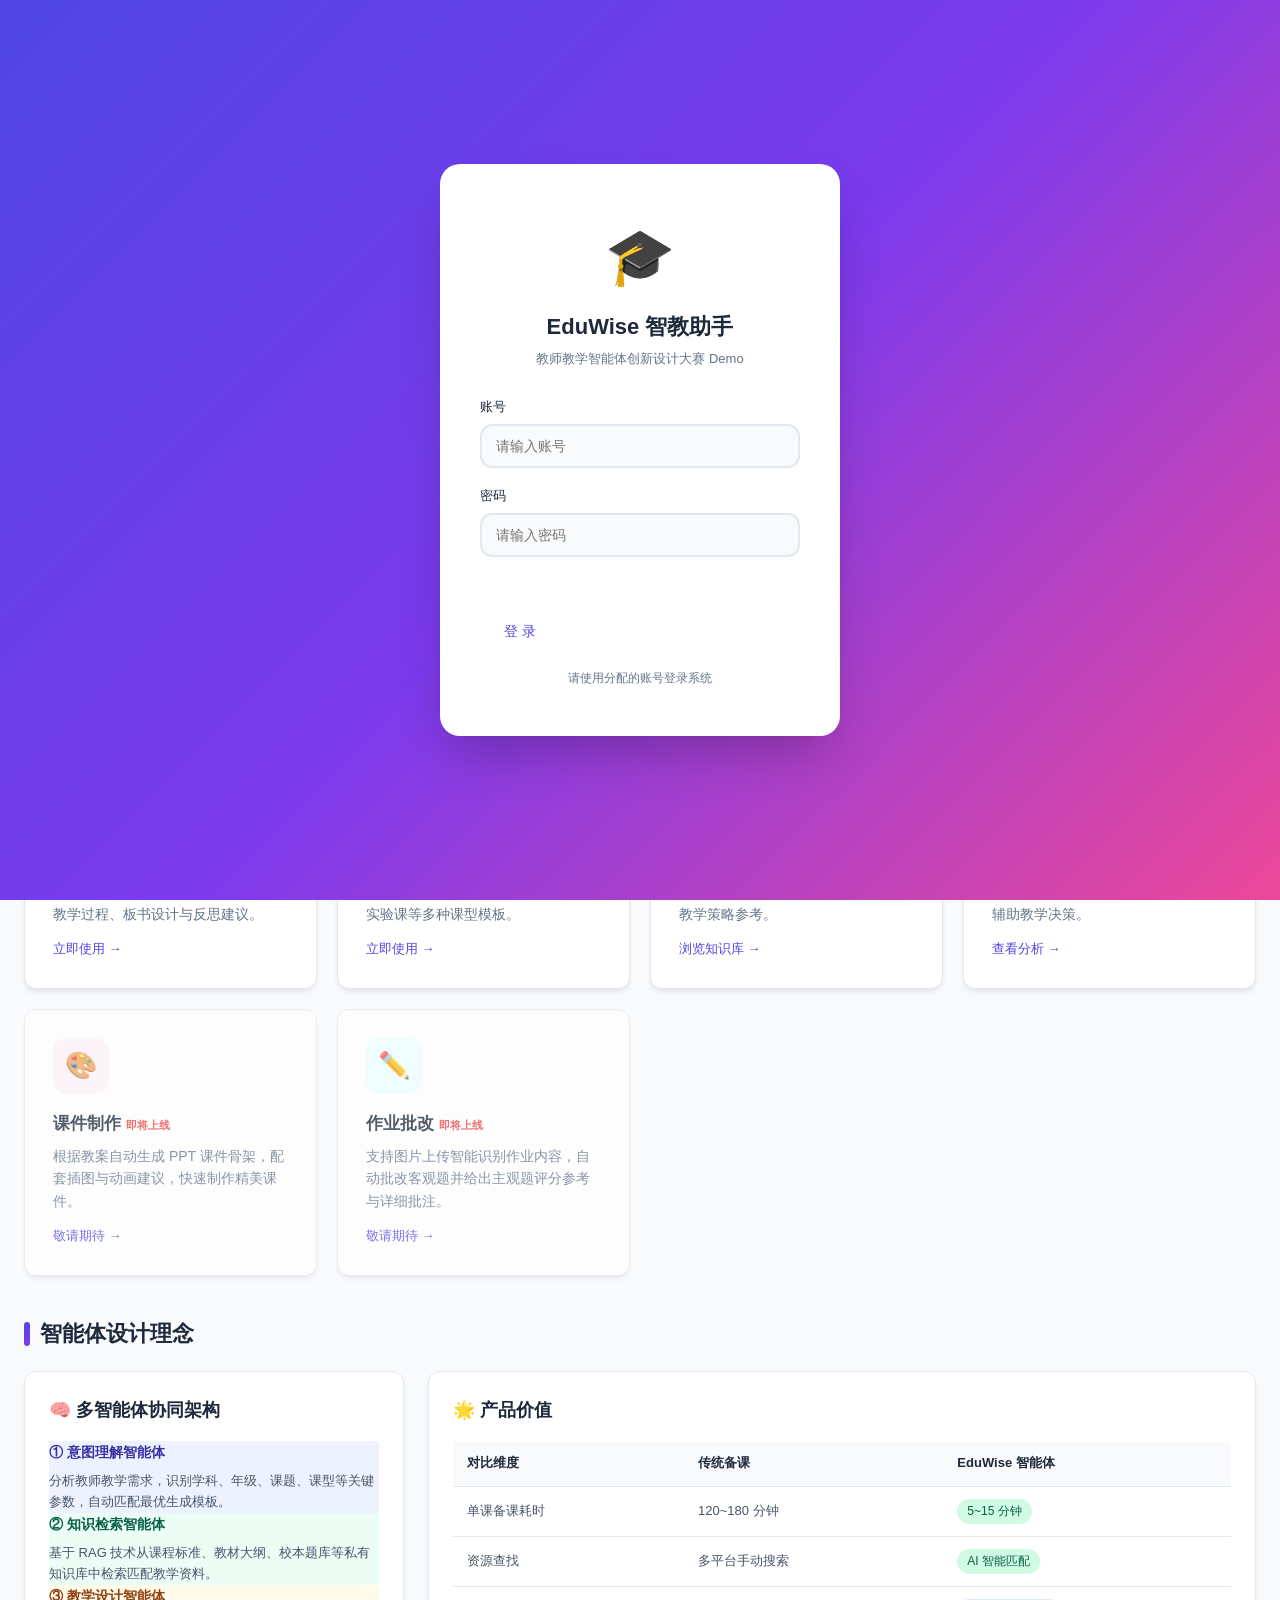
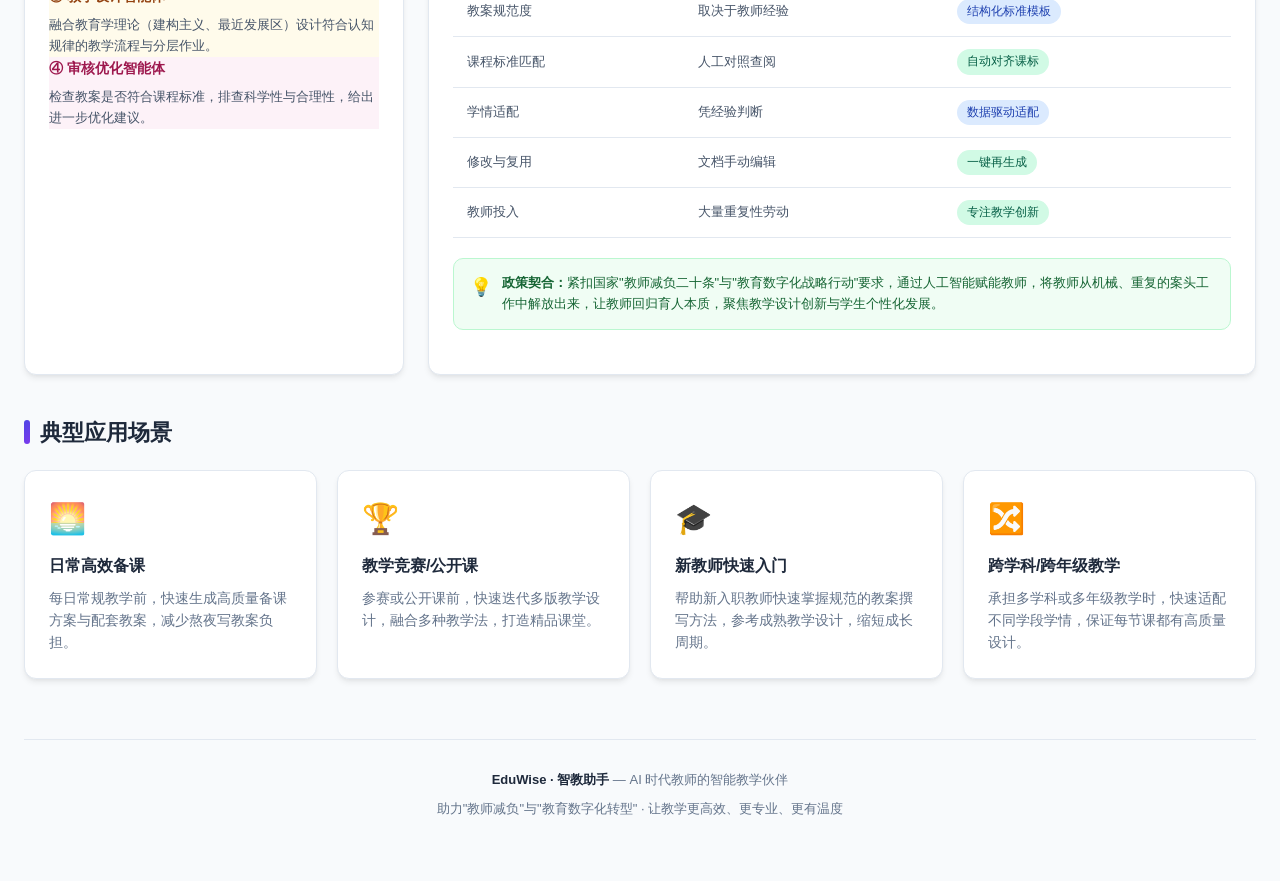
<file: index.html>
<!DOCTYPE html>
<html lang="zh-CN">
<head>
  <meta charset="UTF-8">
  <meta name="viewport" content="width=device-width, initial-scale=1.0">
  <title>EduWise · 智教助手 | 智能备课与教案生成AI</title>
  <link rel="stylesheet" href="assets/css/style.css?v=2">
</head>
<body>
  <!-- 登录遮罩层 -->
  <div id="loginOverlay" class="login-overlay">
    <div class="login-box">
      <div class="login-logo">🎓</div>
      <h2>EduWise 智教助手</h2>
      <p class="login-subtitle">教师教学智能体创新设计大赛 Demo</p>
      <form id="loginForm" onsubmit="return doLogin(event)">
        <div class="login-field">
          <label>账号</label>
          <input type="text" id="loginUser" placeholder="请输入账号" required autocomplete="username">
        </div>
        <div class="login-field">
          <label>密码</label>
          <input type="password" id="loginPwd" placeholder="请输入密码" required autocomplete="current-password">
        </div>
        <div id="loginError" class="login-error"></div>
        <button type="submit" class="btn btn-primary" style="width:100%; margin-top:8px;">登 录</button>
        <p class="login-tip">请使用分配的账号登录系统</p>
      </form>
    </div>
  </div>

  <!-- 导航栏 -->
  <nav class="navbar">
    <div class="nav-inner">
      <a href="index.html" class="nav-logo">
        <div class="logo-icon">🎓</div>
        <span>EduWise 智教助手</span>
      </a>
      <ul class="nav-menu">
        <li><a href="index.html" class="active">首页</a></li>
        <li><a href="lesson-prep.html">智能备课</a></li>
        <li><a href="lesson-plan.html">教案生成</a></li>
        <li><a href="knowledge.html">知识图谱</a></li>
        <li><a href="analysis.html">学情分析</a></li>
      </ul>
      <div class="nav-user" id="navUser">
        <span id="userName">李老师</span>
        <div class="avatar" id="userAvatar">李</div>
        <a href="#" onclick="logout()" style="margin-left:8px;font-size:12px;color:var(--text-light);">退出</a>
      </div>
    </div>
  </nav>

  <div class="container">
    <!-- Hero 区域 -->
    <section class="hero">
      <div class="hero-content">
        <span class="hero-badge">✨ 国家教师减负 · 教育数字化转型 推荐方案</span>
        <h1>AI 赋能教学创新<br>让每一位教师专注于「教」本身</h1>
        <p>EduWise 智教助手聚焦教师最核心的备课与教案设计环节，融合大语言模型与教育知识图谱，一键生成高质量备课方案、结构化教案与教学资源，平均节省教师 70% 案头工作时间。</p>
        <div class="hero-actions">
          <a href="lesson-prep.html" class="btn btn-primary">🚀 立即开始备课</a>
          <a href="lesson-plan.html" class="btn btn-outline">📄 生成教案</a>
        </div>
      </div>
    </section>

    <!-- 统计数据 -->
    <section>
      <div class="stats-grid">
        <div class="card stat-card">
          <div class="stat-icon icon-blue">📚</div>
          <div>
            <div class="stat-value">2,356</div>
            <div class="stat-label">累计生成备课方案</div>
          </div>
        </div>
        <div class="card stat-card">
          <div class="stat-icon icon-green">📋</div>
          <div>
            <div class="stat-value">1,892</div>
            <div class="stat-label">累计生成教案</div>
          </div>
        </div>
        <div class="card stat-card">
          <div class="stat-icon icon-orange">⏱</div>
          <div>
            <div class="stat-value">73%</div>
            <div class="stat-label">平均节省备课时间</div>
          </div>
        </div>
        <div class="card stat-card">
          <div class="stat-icon icon-purple">👨‍🏫</div>
          <div>
            <div class="stat-value">586</div>
            <div class="stat-label">活跃教师用户</div>
          </div>
        </div>
      </div>
    </section>

    <!-- 核心功能 -->
    <section>
      <h2 class="section-title"><span class="dot"></span>核心功能</h2>
      <div class="features-grid">
        <div class="card feature-card" onclick="location.href='lesson-prep.html'">
          <div class="feature-icon icon-blue">📝</div>
          <h3>智能备课</h3>
          <p>根据学科、年级、课题一键生成完整备课方案，包含教学目标、重难点、教学过程、板书设计与反思建议。</p>
          <div class="feature-link">立即使用 →</div>
        </div>
        <div class="card feature-card" onclick="location.href='lesson-plan.html'">
          <div class="feature-icon icon-green">📑</div>
          <h3>教案生成</h3>
          <p>输出符合学校规范的结构化教案表格，支持新授课、复习课、习题课、实验课等多种课型模板。</p>
          <div class="feature-link">立即使用 →</div>
        </div>
        <div class="card feature-card" onclick="location.href='knowledge.html'">
          <div class="feature-icon icon-purple">🗺</div>
          <h3>知识图谱</h3>
          <p>按学科与知识点构建结构化知识库，支持快速检索教学素材、经典例题与教学策略参考。</p>
          <div class="feature-link">浏览知识库 →</div>
        </div>
        <div class="card feature-card" onclick="location.href='analysis.html'">
          <div class="feature-icon icon-orange">📊</div>
          <h3>学情分析</h3>
          <p>多维度可视化呈现班级学习情况，精准定位薄弱知识点与学生个体差异，辅助教学决策。</p>
          <div class="feature-link">查看分析 →</div>
        </div>
        <div class="card feature-card" style="opacity:.75; cursor:not-allowed;">
          <div class="feature-icon icon-pink">🎨</div>
          <h3>课件制作 <span style="font-size:11px;color:#ef4444;">即将上线</span></h3>
          <p>根据教案自动生成 PPT 课件骨架，配套插图与动画建议，快速制作精美课件。</p>
          <div class="feature-link">敬请期待 →</div>
        </div>
        <div class="card feature-card" style="opacity:.75; cursor:not-allowed;">
          <div class="feature-icon icon-cyan">✏️</div>
          <h3>作业批改 <span style="font-size:11px;color:#ef4444;">即将上线</span></h3>
          <p>支持图片上传智能识别作业内容，自动批改客观题并给出主观题评分参考与详细批注。</p>
          <div class="feature-link">敬请期待 →</div>
        </div>
      </div>
    </section>

    <!-- 智能体架构说明 -->
    <section style="margin-bottom: 40px;">
      <h2 class="section-title"><span class="dot"></span>智能体设计理念</h2>
      <div class="two-col">
        <div class="card">
          <h3 style="margin-bottom: 16px; font-size: 18px;">🧠 多智能体协同架构</h3>
          <div class="content-block" style="background:#eef2ff; border-left-color:#4f46e5;">
            <h4 style="font-size:14px; color: var(--primary-dark); margin-bottom: 8px;">① 意图理解智能体</h4>
            <p style="font-size: 13px; color: #475569;">分析教师教学需求，识别学科、年级、课题、课型等关键参数，自动匹配最优生成模板。</p>
          </div>
          <div class="content-block" style="background:#ecfdf5; border-left-color:#10b981;">
            <h4 style="font-size:14px; color: #065f46; margin-bottom: 8px;">② 知识检索智能体</h4>
            <p style="font-size: 13px; color: #475569;">基于 RAG 技术从课程标准、教材大纲、校本题库等私有知识库中检索匹配教学资料。</p>
          </div>
          <div class="content-block" style="background:#fffbeb; border-left-color:#f59e0b;">
            <h4 style="font-size:14px; color: #92400e; margin-bottom: 8px;">③ 教学设计智能体</h4>
            <p style="font-size: 13px; color: #475569;">融合教育学理论（建构主义、最近发展区）设计符合认知规律的教学流程与分层作业。</p>
          </div>
          <div class="content-block" style="background:#fdf2f8; border-left-color:#ec4899;">
            <h4 style="font-size:14px; color: #9d174d; margin-bottom: 8px;">④ 审核优化智能体</h4>
            <p style="font-size: 13px; color: #475569;">检查教案是否符合课程标准，排查科学性与合理性，给出进一步优化建议。</p>
          </div>
        </div>
        <div class="card">
          <h3 style="margin-bottom: 16px; font-size: 18px;">🌟 产品价值</h3>
          <table class="data-table">
            <thead>
              <tr><th>对比维度</th><th>传统备课</th><th>EduWise 智能体</th></tr>
            </thead>
            <tbody>
              <tr><td>单课备课耗时</td><td>120~180 分钟</td><td><span class="badge badge-green">5~15 分钟</span></td></tr>
              <tr><td>资源查找</td><td>多平台手动搜索</td><td><span class="badge badge-green">AI 智能匹配</span></td></tr>
              <tr><td>教案规范度</td><td>取决于教师经验</td><td><span class="badge badge-blue">结构化标准模板</span></td></tr>
              <tr><td>课程标准匹配</td><td>人工对照查阅</td><td><span class="badge badge-green">自动对齐课标</span></td></tr>
              <tr><td>学情适配</td><td>凭经验判断</td><td><span class="badge badge-blue">数据驱动适配</span></td></tr>
              <tr><td>修改与复用</td><td>文档手动编辑</td><td><span class="badge badge-green">一键再生成</span></td></tr>
              <tr><td>教师投入</td><td>大量重复性劳动</td><td><span class="badge badge-green">专注教学创新</span></td></tr>
            </tbody>
          </table>

          <div class="ai-tip" style="margin-top: 20px;">
            <div class="ai-tip-icon">💡</div>
            <div>
              <strong>政策契合：</strong>紧扣国家"教师减负二十条"与"教育数字化战略行动"要求，通过人工智能赋能教师，将教师从机械、重复的案头工作中解放出来，让教师回归育人本质，聚焦教学设计创新与学生个性化发展。
            </div>
          </div>
        </div>
      </div>
    </section>

    <!-- 应用场景 -->
    <section style="margin-bottom: 40px;">
      <h2 class="section-title"><span class="dot"></span>典型应用场景</h2>
      <div class="features-grid">
        <div class="card" style="padding: 24px;">
          <div style="font-size: 30px; margin-bottom: 10px;">🌅</div>
          <h4 style="font-size: 16px; margin-bottom: 8px;">日常高效备课</h4>
          <p style="font-size: 14px; color: var(--text-light);">每日常规教学前，快速生成高质量备课方案与配套教案，减少熬夜写教案负担。</p>
        </div>
        <div class="card" style="padding: 24px;">
          <div style="font-size: 30px; margin-bottom: 10px;">🏆</div>
          <h4 style="font-size: 16px; margin-bottom: 8px;">教学竞赛/公开课</h4>
          <p style="font-size: 14px; color: var(--text-light);">参赛或公开课前，快速迭代多版教学设计，融合多种教学法，打造精品课堂。</p>
        </div>
        <div class="card" style="padding: 24px;">
          <div style="font-size: 30px; margin-bottom: 10px;">🎓</div>
          <h4 style="font-size: 16px; margin-bottom: 8px;">新教师快速入门</h4>
          <p style="font-size: 14px; color: var(--text-light);">帮助新入职教师快速掌握规范的教案撰写方法，参考成熟教学设计，缩短成长周期。</p>
        </div>
        <div class="card" style="padding: 24px;">
          <div style="font-size: 30px; margin-bottom: 10px;">🔀</div>
          <h4 style="font-size: 16px; margin-bottom: 8px;">跨学科/跨年级教学</h4>
          <p style="font-size: 14px; color: var(--text-light);">承担多学科或多年级教学时，快速适配不同学段学情，保证每节课都有高质量设计。</p>
        </div>
      </div>
    </section>

    <!-- 页脚 -->
    <div class="footer">
      <div style="margin-bottom: 8px;">
        <strong style="color: var(--text);">EduWise · 智教助手</strong> — AI 时代教师的智能教学伙伴
      </div>
      <div>助力"教师减负"与"教育数字化转型" · 让教学更高效、更专业、更有温度</div>
    </div>
  </div>

  <script src="assets/js/common.js?v=2"></script>
</body>
</html>
</file>
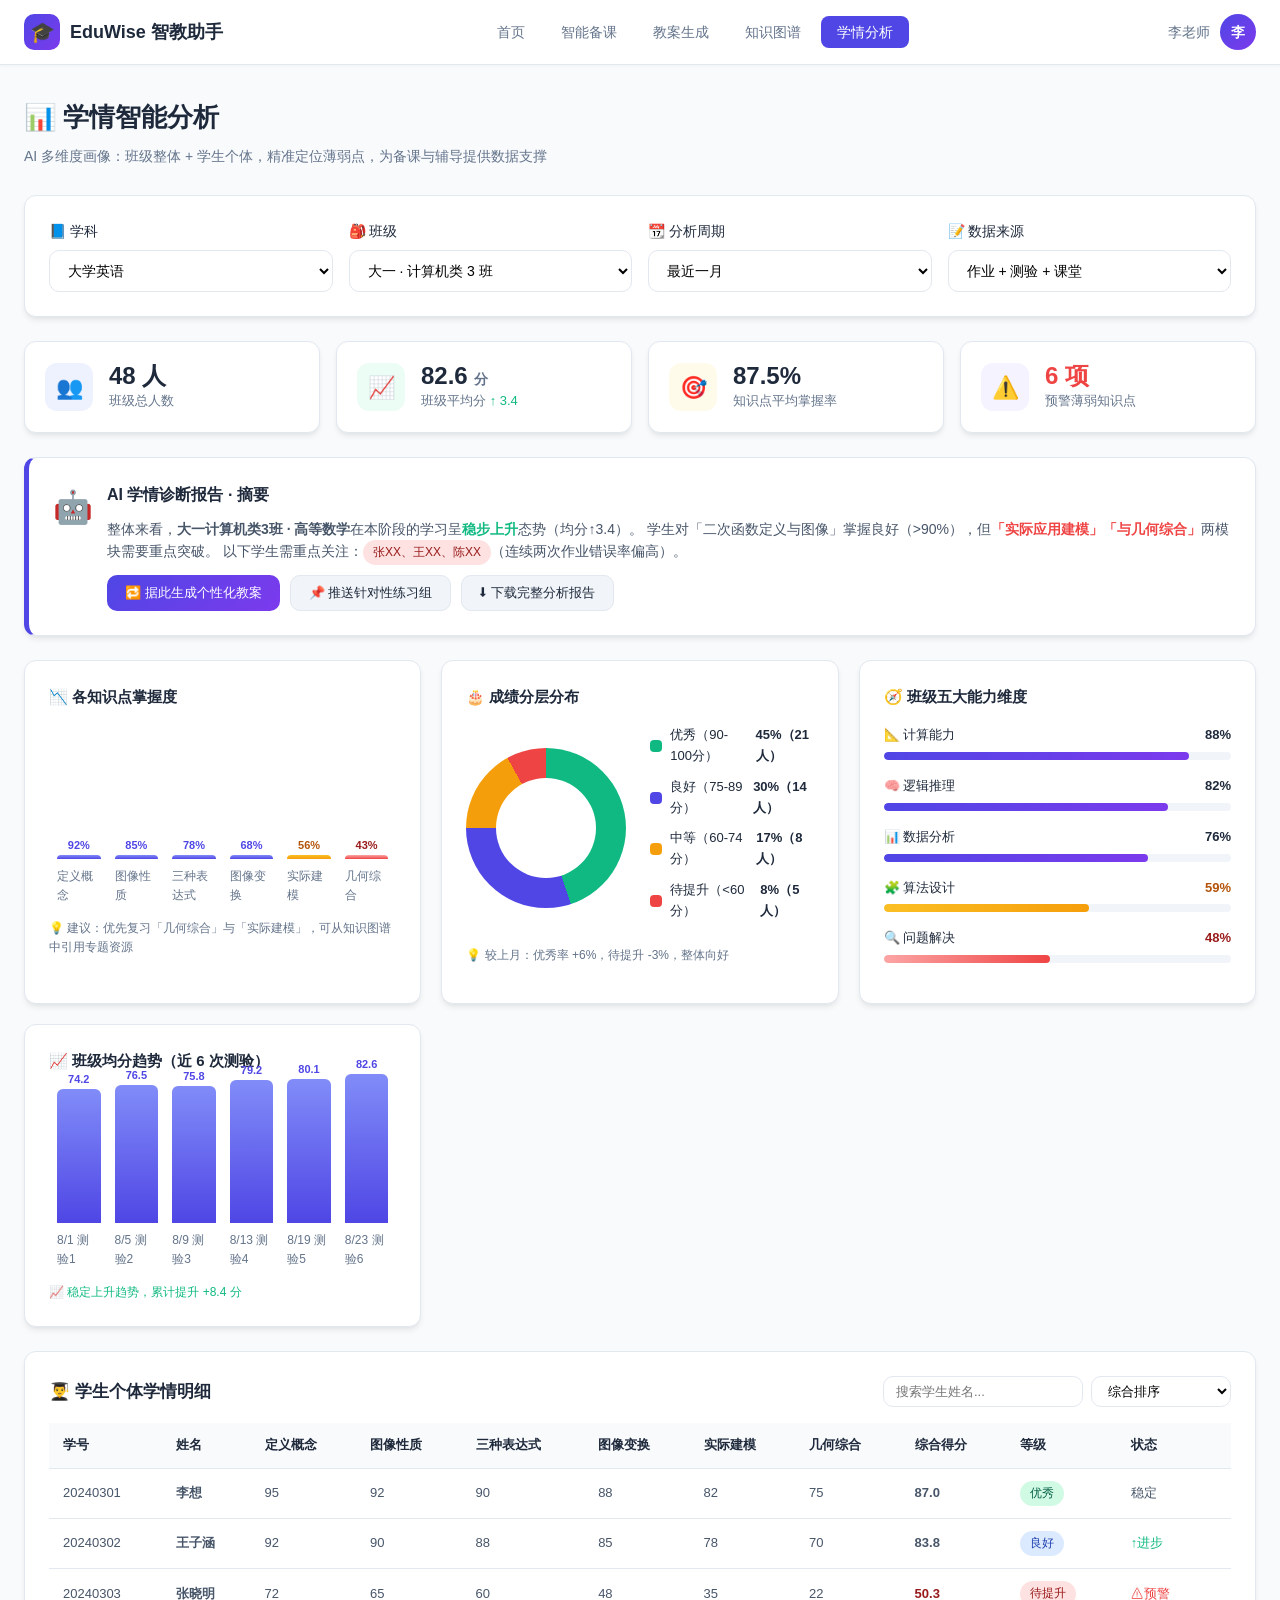
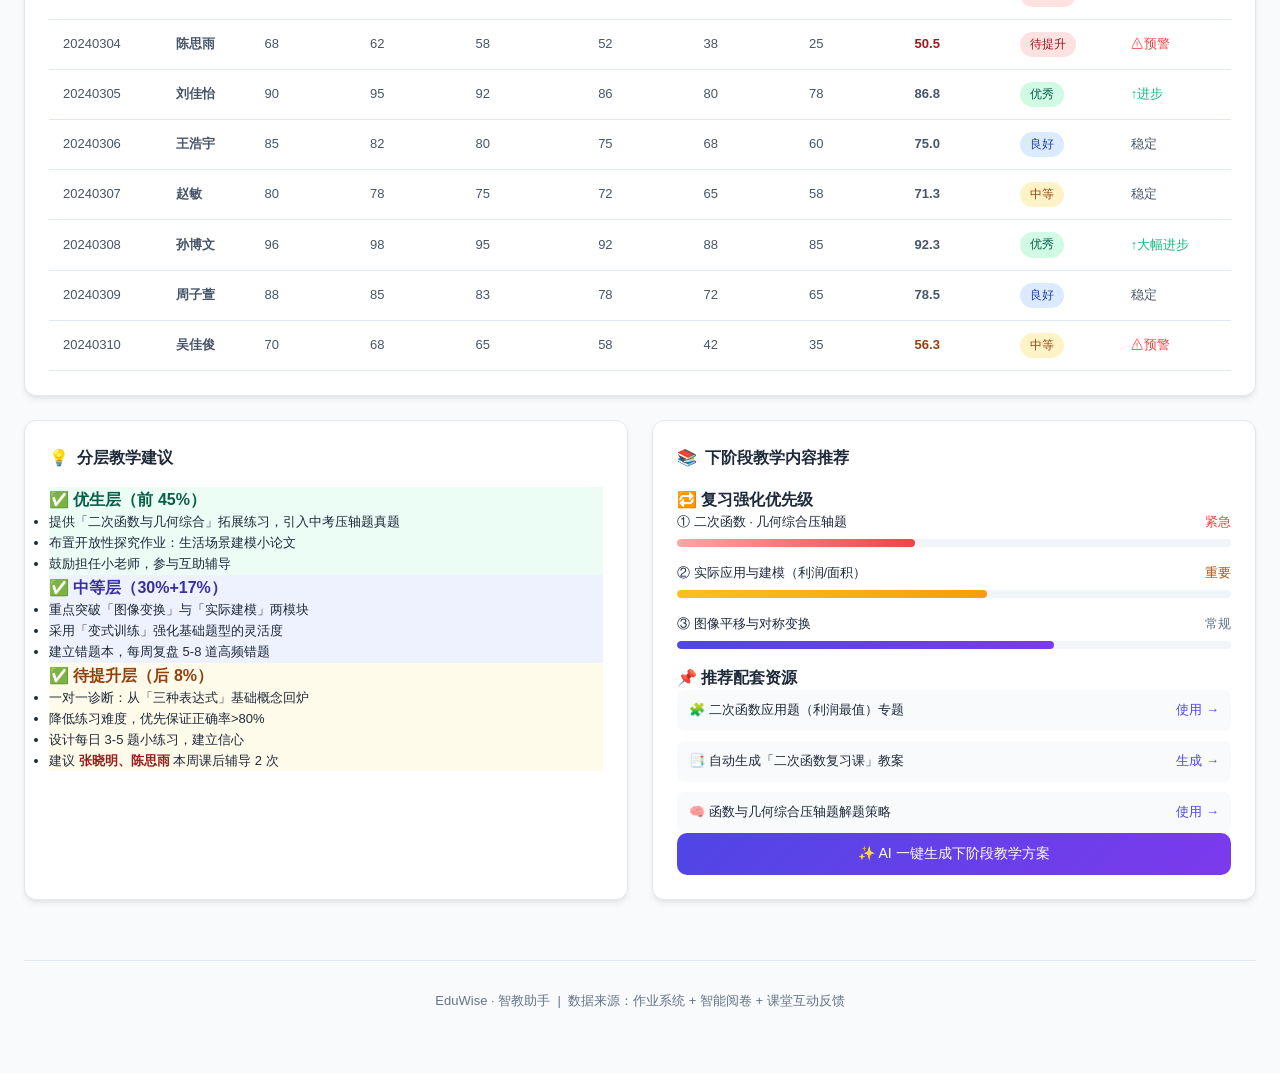
<file: analysis.html>
<!DOCTYPE html>
<html lang="zh-CN">
<head>
  <meta charset="UTF-8">
  <meta name="viewport" content="width=device-width, initial-scale=1.0">
  <title>学情分析 | EduWise · 智教助手</title>
  <link rel="stylesheet" href="assets/css/style.css?v=2">
</head>
<body>
  <nav class="navbar">
    <div class="nav-inner">
      <a href="index.html" class="nav-logo">
        <div class="logo-icon">🎓</div>
        <span>EduWise 智教助手</span>
      </a>
      <ul class="nav-menu">
        <li><a href="index.html">首页</a></li>
        <li><a href="lesson-prep.html">智能备课</a></li>
        <li><a href="lesson-plan.html">教案生成</a></li>
        <li><a href="knowledge.html">知识图谱</a></li>
        <li><a href="analysis.html" class="active">学情分析</a></li>
      </ul>
      <div class="nav-user">
        <span>李老师</span>
        <div class="avatar">李</div>
      </div>
    </div>
  </nav>

  <div class="container">
    <div style="margin-bottom: 28px;">
      <h1 style="font-size: 26px; margin-bottom: 6px;">📊 学情智能分析</h1>
      <p style="color: var(--text-light); font-size: 14px;">AI 多维度画像：班级整体 + 学生个体，精准定位薄弱点，为备课与辅导提供数据支撑</p>
    </div>

    <!-- 筛选器 -->
    <div class="card" style="margin-bottom: 24px;">
      <div class="form-row" style="gap: 16px;">
        <div class="form-group" style="margin-bottom: 0;">
          <label class="form-label">📘 学科</label>
          <select class="form-select" id="subj">
            <option>高等数学</option>
            <option selected>大学英语</option>
            <option>程序设计</option>
            <option>线性代数</option>
            <option>概率论</option>
          </select>
        </div>
        <div class="form-group" style="margin-bottom: 0;">
          <label class="form-label">🎒 班级</label>
          <select class="form-select">
            <option selected>大一 · 计算机类 3 班</option>
            <option>大一 · 计算机类 1 班</option>
            <option>大一 · 计算机类 2 班</option>
            <option>大二 · 软件工程 1 班</option>
          </select>
        </div>
        <div class="form-group" style="margin-bottom: 0;">
          <label class="form-label">📆 分析周期</label>
          <select class="form-select">
            <option>最近一周</option>
            <option selected>最近一月</option>
            <option>本学期至今</option>
            <option>自定义区间</option>
          </select>
        </div>
        <div class="form-group" style="margin-bottom: 0;">
          <label class="form-label">📝 数据来源</label>
          <select class="form-select">
            <option selected>作业 + 测验 + 课堂</option>
            <option>仅作业数据</option>
            <option>仅考试数据</option>
            <option>全部数据</option>
          </select>
        </div>
      </div>
    </div>

    <!-- 顶部指标卡 -->
    <div class="stats-grid" style="margin-bottom: 24px;">
      <div class="card stat-card">
        <div class="stat-icon icon-blue">👥</div>
        <div><div class="stat-value">48 人</div><div class="stat-label">班级总人数</div></div>
      </div>
      <div class="card stat-card">
        <div class="stat-icon icon-green">📈</div>
        <div>
          <div class="stat-value">82.6 <span style="font-size:14px;color:var(--text-light);">分</span></div>
          <div class="stat-label">班级平均分 <span style="color:var(--secondary);">↑ 3.4</span></div>
        </div>
      </div>
      <div class="card stat-card">
        <div class="stat-icon icon-orange">🎯</div>
        <div>
          <div class="stat-value">87.5%</div>
          <div class="stat-label">知识点平均掌握率</div>
        </div>
      </div>
      <div class="card stat-card">
        <div class="stat-icon icon-purple">⚠️</div>
        <div>
          <div class="stat-value" style="color:#ef4444;">6 项</div>
          <div class="stat-label">预警薄弱知识点</div>
        </div>
      </div>
    </div>

    <!-- AI 智能结论 -->
    <div class="card" style="margin-bottom: 24px; border-left: 5px solid var(--primary);">
      <div style="display: flex; gap: 14px; align-items: flex-start;">
        <div style="font-size: 32px; flex-shrink: 0;">🤖</div>
        <div style="flex: 1;">
          <h3 style="font-size: 16px; margin-bottom: 10px;">AI 学情诊断报告 · 摘要</h3>
          <p style="font-size: 14px; color: #475569; margin-bottom: 10px;">
            整体来看，<strong>大一计算机类3班 · 高等数学</strong>在本阶段的学习呈<strong style="color:var(--secondary);">稳步上升</strong>态势（均分↑3.4）。
            学生对「二次函数定义与图像」掌握良好（>90%），但<strong style="color:#ef4444;">「实际应用建模」「与几何综合」</strong>两模块需要重点突破。
            以下学生需重点关注：<span class="badge badge-red">张XX、王XX、陈XX</span>（连续两次作业错误率偏高）。
          </p>
          <div style="display: flex; flex-wrap: wrap; gap: 10px;">
            <button class="btn-primary-solid" style="padding: 8px 18px; font-size: 13px;">🔁 据此生成个性化教案</button>
            <button class="btn-secondary" style="padding: 8px 18px; font-size: 13px;">📌 推送针对性练习组</button>
            <button class="btn-secondary" style="padding: 8px 18px; font-size: 13px;">⬇ 下载完整分析报告</button>
          </div>
        </div>
      </div>
    </div>

    <!-- 图表 1 + 图表 2 -->
    <div class="analysis-grid">
      <!-- 柱状图：知识点掌握率 -->
      <div class="card chart-card">
        <h4>📉 各知识点掌握度</h4>
        <div class="bar-chart">
          <div class="bar-item">
            <div class="bar" style="height: 92%;"><div class="bar-value">92%</div></div>
            <div class="bar-label">定义概念</div>
          </div>
          <div class="bar-item">
            <div class="bar" style="height: 85%;"><div class="bar-value">85%</div></div>
            <div class="bar-label">图像性质</div>
          </div>
          <div class="bar-item">
            <div class="bar" style="height: 78%;"><div class="bar-value">78%</div></div>
            <div class="bar-label">三种表达式</div>
          </div>
          <div class="bar-item">
            <div class="bar" style="height: 68%;"><div class="bar-value">68%</div></div>
            <div class="bar-label">图像变换</div>
          </div>
          <div class="bar-item">
            <div class="bar" style="height: 56%; background: linear-gradient(180deg, #fbbf24, #f59e0b);"><div class="bar-value" style="color:#b45309;">56%</div></div>
            <div class="bar-label">实际建模</div>
          </div>
          <div class="bar-item">
            <div class="bar" style="height: 43%; background: linear-gradient(180deg, #fca5a5, #ef4444);"><div class="bar-value" style="color:#991b1b;">43%</div></div>
            <div class="bar-label">几何综合</div>
          </div>
        </div>
        <div style="margin-top: 14px; font-size: 12px; color: var(--text-light);">
          💡 建议：优先复习「几何综合」与「实际建模」，可从知识图谱中引用专题资源
        </div>
      </div>

      <!-- 饼图：成绩分布 -->
      <div class="card chart-card">
        <h4>🎂 成绩分层分布</h4>
        <div class="pie-wrap">
          <div class="pie"></div>
          <ul class="legend">
            <li><span class="legend-color" style="background:#10b981;"></span>优秀（90-100分）<strong style="margin-left:auto;">45%（21人）</strong></li>
            <li><span class="legend-color" style="background:#4f46e5;"></span>良好（75-89分）<strong style="margin-left:auto;">30%（14人）</strong></li>
            <li><span class="legend-color" style="background:#f59e0b;"></span>中等（60-74分）<strong style="margin-left:auto;">17%（8人）</strong></li>
            <li><span class="legend-color" style="background:#ef4444;"></span>待提升（<60分）<strong style="margin-left:auto;">8%（5人）</strong></li>
          </ul>
        </div>
        <div style="margin-top: 14px; font-size: 12px; color: var(--text-light);">
          💡 较上月：优秀率 +6%，待提升 -3%，整体向好
        </div>
      </div>

      <!-- 能力雷达替代：进度条维度 -->
      <div class="card chart-card">
        <h4>🧭 班级五大能力维度</h4>
        <ul class="progress-list">
          <li class="progress-item">
            <div class="progress-header"><span>📐 计算能力</span><strong>88%</strong></div>
            <div class="progress-bar"><div class="progress-fill" style="width: 88%;"></div></div>
          </li>
          <li class="progress-item">
            <div class="progress-header"><span>🧠 逻辑推理</span><strong>82%</strong></div>
            <div class="progress-bar"><div class="progress-fill" style="width: 82%;"></div></div>
          </li>
          <li class="progress-item">
            <div class="progress-header"><span>📊 数据分析</span><strong>76%</strong></div>
            <div class="progress-bar"><div class="progress-fill" style="width: 76%;"></div></div>
          </li>
          <li class="progress-item">
            <div class="progress-header"><span>🧩 算法设计</span><strong style="color:#b45309;">59%</strong></div>
            <div class="progress-bar"><div class="progress-fill" style="width: 59%; background: linear-gradient(90deg, #fbbf24, #f59e0b);"></div></div>
          </li>
          <li class="progress-item">
            <div class="progress-header"><span>🔍 问题解决</span><strong style="color:#991b1b;">48%</strong></div>
            <div class="progress-bar"><div class="progress-fill" style="width: 48%; background: linear-gradient(90deg, #fca5a5, #ef4444);"></div></div>
          </li>
        </ul>
      </div>

      <!-- 近6次测验趋势（简易折线替代：柱状时间轴） -->
      <div class="card chart-card">
        <h4>📈 班级均分趋势（近 6 次测验）</h4>
        <div class="bar-chart" style="height: 180px;">
          <div class="bar-item">
            <div class="bar" style="height: calc(74.2 / 100 * 180px);"><div class="bar-value">74.2</div></div>
            <div class="bar-label">8/1 测验1</div>
          </div>
          <div class="bar-item">
            <div class="bar" style="height: calc(76.5 / 100 * 180px);"><div class="bar-value">76.5</div></div>
            <div class="bar-label">8/5 测验2</div>
          </div>
          <div class="bar-item">
            <div class="bar" style="height: calc(75.8 / 100 * 180px);"><div class="bar-value">75.8</div></div>
            <div class="bar-label">8/9 测验3</div>
          </div>
          <div class="bar-item">
            <div class="bar" style="height: calc(79.2 / 100 * 180px);"><div class="bar-value">79.2</div></div>
            <div class="bar-label">8/13 测验4</div>
          </div>
          <div class="bar-item">
            <div class="bar" style="height: calc(80.1 / 100 * 180px);"><div class="bar-value">80.1</div></div>
            <div class="bar-label">8/19 测验5</div>
          </div>
          <div class="bar-item">
            <div class="bar" style="height: calc(82.6 / 100 * 180px);"><div class="bar-value">82.6</div></div>
            <div class="bar-label">8/23 测验6</div>
          </div>
        </div>
        <div style="margin-top: 14px; font-size: 12px; color: var(--secondary); font-weight: 500;">
          📈 稳定上升趋势，累计提升 +8.4 分
        </div>
      </div>
    </div>

    <!-- 学生个体学情表 -->
    <div class="card" style="margin-bottom: 24px;">
      <div style="display: flex; justify-content: space-between; align-items: center; margin-bottom: 16px;">
        <h3 style="font-size: 17px;">👨‍🎓 学生个体学情明细</h3>
        <div style="display: flex; gap: 8px;">
          <input class="form-input" placeholder="搜索学生姓名..." style="width: 200px; padding: 6px 12px; font-size: 13px;" oninput="filterStudents(this.value)">
          <select class="form-select" style="width: 140px; padding: 6px 12px; font-size: 13px;">
            <option>综合排序</option>
            <option>按总分升序</option>
            <option>按总分降序</option>
            <option>按进步幅度</option>
          </select>
        </div>
      </div>

      <div style="overflow-x: auto;">
        <table class="data-table" id="std-table">
          <thead>
            <tr>
              <th>学号</th>
              <th>姓名</th>
              <th>定义概念</th>
              <th>图像性质</th>
              <th>三种表达式</th>
              <th>图像变换</th>
              <th>实际建模</th>
              <th>几何综合</th>
              <th>综合得分</th>
              <th>等级</th>
              <th>状态</th>
            </tr>
          </thead>
          <tbody>
            <tr><td>20240301</td><td><strong>李想</strong></td><td>95</td><td>92</td><td>90</td><td>88</td><td>82</td><td>75</td><td><strong>87.0</strong></td><td><span class="badge badge-green">优秀</span></td><td>稳定</td></tr>
            <tr><td>20240302</td><td><strong>王子涵</strong></td><td>92</td><td>90</td><td>88</td><td>85</td><td>78</td><td>70</td><td><strong>83.8</strong></td><td><span class="badge badge-blue">良好</span></td><td><span style="color:var(--secondary)">↑进步</span></td></tr>
            <tr><td>20240303</td><td><strong>张晓明</strong></td><td>72</td><td>65</td><td>60</td><td>48</td><td>35</td><td>22</td><td style="color:#991b1b;"><strong>50.3</strong></td><td><span class="badge badge-red">待提升</span></td><td><span style="color:#ef4444;">⚠预警</span></td></tr>
            <tr><td>20240304</td><td><strong>陈思雨</strong></td><td>68</td><td>62</td><td>58</td><td>52</td><td>38</td><td>25</td><td style="color:#991b1b;"><strong>50.5</strong></td><td><span class="badge badge-red">待提升</span></td><td><span style="color:#ef4444;">⚠预警</span></td></tr>
            <tr><td>20240305</td><td><strong>刘佳怡</strong></td><td>90</td><td>95</td><td>92</td><td>86</td><td>80</td><td>78</td><td><strong>86.8</strong></td><td><span class="badge badge-green">优秀</span></td><td><span style="color:var(--secondary)">↑进步</span></td></tr>
            <tr><td>20240306</td><td><strong>王浩宇</strong></td><td>85</td><td>82</td><td>80</td><td>75</td><td>68</td><td>60</td><td><strong>75.0</strong></td><td><span class="badge badge-blue">良好</span></td><td>稳定</td></tr>
            <tr><td>20240307</td><td><strong>赵敏</strong></td><td>80</td><td>78</td><td>75</td><td>72</td><td>65</td><td>58</td><td><strong>71.3</strong></td><td><span class="badge badge-yellow">中等</span></td><td>稳定</td></tr>
            <tr><td>20240308</td><td><strong>孙博文</strong></td><td>96</td><td>98</td><td>95</td><td>92</td><td>88</td><td>85</td><td><strong>92.3</strong></td><td><span class="badge badge-green">优秀</span></td><td><span style="color:var(--secondary)">↑大幅进步</span></td></tr>
            <tr><td>20240309</td><td><strong>周子萱</strong></td><td>88</td><td>85</td><td>83</td><td>78</td><td>72</td><td>65</td><td><strong>78.5</strong></td><td><span class="badge badge-blue">良好</span></td><td>稳定</td></tr>
            <tr><td>20240310</td><td><strong>吴佳俊</strong></td><td>70</td><td>68</td><td>65</td><td>58</td><td>42</td><td>35</td><td style="color:#92400e;"><strong>56.3</strong></td><td><span class="badge badge-yellow">中等</span></td><td><span style="color:#ef4444;">⚠预警</span></td></tr>
          </tbody>
        </table>
      </div>
    </div>

    <!-- AI 建议 -->
    <div class="two-col" style="grid-template-columns: 1fr 1fr;">
      <div class="card">
        <h3 style="font-size: 16px; margin-bottom: 16px; display: flex; align-items: center; gap: 8px;">💡 <span>分层教学建议</span></h3>
        <div class="content-block" style="background:#ecfdf5; border-left-color:#10b981;">
          <h4 style="color:#065f46;">✅ 优生层（前 45%）</h4>
          <ul style="font-size: 13px;">
            <li>提供「二次函数与几何综合」拓展练习，引入中考压轴题真题</li>
            <li>布置开放性探究作业：生活场景建模小论文</li>
            <li>鼓励担任小老师，参与互助辅导</li>
          </ul>
        </div>
        <div class="content-block" style="background:#eef2ff; border-left-color:#4f46e5;">
          <h4 style="color:var(--primary-dark);">✅ 中等层（30%+17%）</h4>
          <ul style="font-size: 13px;">
            <li>重点突破「图像变换」与「实际建模」两模块</li>
            <li>采用「变式训练」强化基础题型的灵活度</li>
            <li>建立错题本，每周复盘 5-8 道高频错题</li>
          </ul>
        </div>
        <div class="content-block" style="background:#fffbeb; border-left-color:#f59e0b;">
          <h4 style="color:#92400e;">✅ 待提升层（后 8%）</h4>
          <ul style="font-size: 13px;">
            <li>一对一诊断：从「三种表达式」基础概念回炉</li>
            <li>降低练习难度，优先保证正确率>80%</li>
            <li>设计每日 3-5 题小练习，建立信心</li>
            <li>建议 <strong style="color:#991b1b;">张晓明、陈思雨</strong> 本周课后辅导 2 次</li>
          </ul>
        </div>
      </div>

      <div class="card">
        <h3 style="font-size: 16px; margin-bottom: 16px; display: flex; align-items: center; gap: 8px;">📚 <span>下阶段教学内容推荐</span></h3>

        <div class="content-block">
          <h4>🔁 复习强化优先级</h4>
          <ul class="progress-list">
            <li class="progress-item">
              <div class="progress-header"><span>① 二次函数 · 几何综合压轴题</span><span style="color:#ef4444;">紧急</span></div>
              <div class="progress-bar"><div class="progress-fill" style="width: 43%; background: linear-gradient(90deg,#fca5a5,#ef4444);"></div></div>
            </li>
            <li class="progress-item">
              <div class="progress-header"><span>② 实际应用与建模（利润/面积）</span><span style="color:#b45309;">重要</span></div>
              <div class="progress-bar"><div class="progress-fill" style="width: 56%; background: linear-gradient(90deg,#fbbf24,#f59e0b);"></div></div>
            </li>
            <li class="progress-item">
              <div class="progress-header"><span>③ 图像平移与对称变换</span><span style="color:#64748b;">常规</span></div>
              <div class="progress-bar"><div class="progress-fill" style="width: 68%;"></div></div>
            </li>
          </ul>
        </div>

        <div class="content-block">
          <h4>📌 推荐配套资源</h4>
          <div style="display: flex; flex-direction: column; gap: 10px;">
            <a href="knowledge.html" style="display:flex; justify-content: space-between; align-items:center; padding: 10px 12px; background:#f8fafc; border-radius:8px; font-size: 13px;">
              <span>🧩 二次函数应用题（利润最值）专题</span>
              <span style="color:var(--primary);">使用 →</span>
            </a>
            <a href="lesson-plan.html" style="display:flex; justify-content: space-between; align-items:center; padding: 10px 12px; background:#f8fafc; border-radius:8px; font-size: 13px;">
              <span>📑 自动生成「二次函数复习课」教案</span>
              <span style="color:var(--primary);">生成 →</span>
            </a>
            <a href="knowledge.html" style="display:flex; justify-content: space-between; align-items:center; padding: 10px 12px; background:#f8fafc; border-radius:8px; font-size: 13px;">
              <span>🧠 函数与几何综合压轴题解题策略</span>
              <span style="color:var(--primary);">使用 →</span>
            </a>
          </div>
        </div>

        <button class="btn-primary-solid" style="width: 100%;" onclick="showToast('已基于学情自动生成下一周的个性化教学方案')">
          ✨ AI 一键生成下阶段教学方案
        </button>
      </div>
    </div>

    <div class="footer">
      EduWise · 智教助手 &nbsp;|&nbsp; 数据来源：作业系统 + 智能阅卷 + 课堂互动反馈
    </div>
  </div>

  <script src="assets/js/common.js?v=2"></script>
  <script>
    function filterStudents(kw) {
      kw = kw.trim();
      document.querySelectorAll('#std-table tbody tr').forEach(tr => {
        tr.style.display = (!kw || tr.innerText.includes(kw)) ? '' : 'none';
      });
    }
    // 简单动画：进度条在进入视图时填值
    setTimeout(() => {
      document.querySelectorAll('.progress-fill').forEach(el => {
        const w = el.style.width;
        el.style.width = '0';
        setTimeout(() => el.style.width = w, 100);
      });
    }, 200);
  </script>
</body>
</html>
</file>
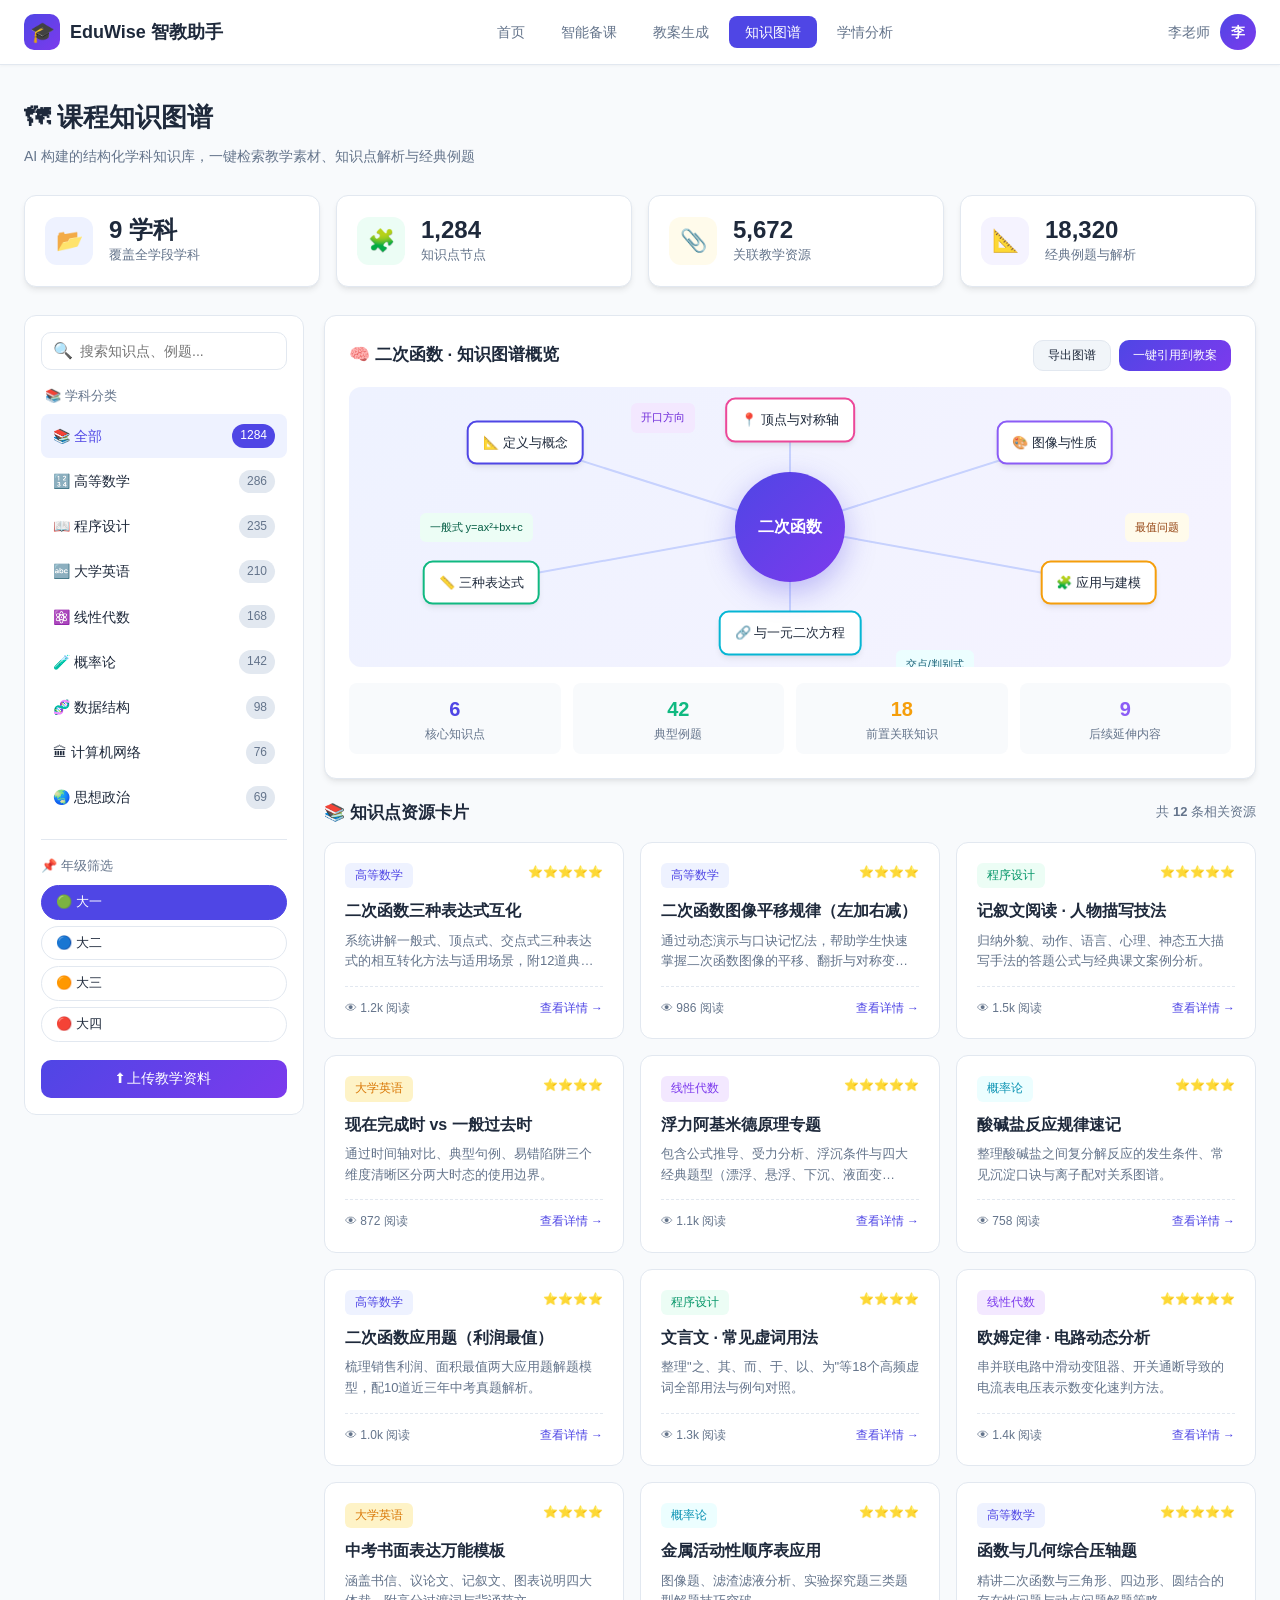
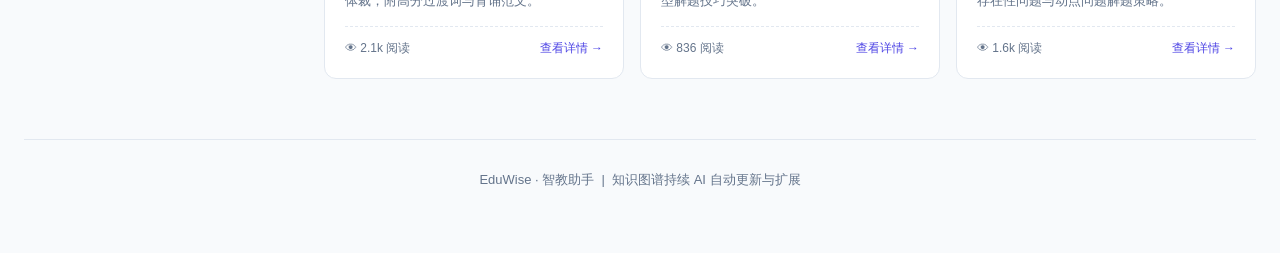
<file: knowledge.html>
<!DOCTYPE html>
<html lang="zh-CN">
<head>
  <meta charset="UTF-8">
  <meta name="viewport" content="width=device-width, initial-scale=1.0">
  <title>知识图谱 | EduWise · 智教助手</title>
  <link rel="stylesheet" href="assets/css/style.css?v=2">
</head>
<body>
  <nav class="navbar">
    <div class="nav-inner">
      <a href="index.html" class="nav-logo">
        <div class="logo-icon">🎓</div>
        <span>EduWise 智教助手</span>
      </a>
      <ul class="nav-menu">
        <li><a href="index.html">首页</a></li>
        <li><a href="lesson-prep.html">智能备课</a></li>
        <li><a href="lesson-plan.html">教案生成</a></li>
        <li><a href="knowledge.html" class="active">知识图谱</a></li>
        <li><a href="analysis.html">学情分析</a></li>
      </ul>
      <div class="nav-user">
        <span>李老师</span>
        <div class="avatar">李</div>
      </div>
    </div>
  </nav>

  <div class="container">
    <div style="margin-bottom: 28px;">
      <h1 style="font-size: 26px; margin-bottom: 6px;">🗺 课程知识图谱</h1>
      <p style="color: var(--text-light); font-size: 14px;">AI 构建的结构化学科知识库，一键检索教学素材、知识点解析与经典例题</p>
    </div>

    <!-- 统计 -->
    <div class="stats-grid" style="margin-bottom: 28px;">
      <div class="card stat-card">
        <div class="stat-icon icon-blue">📂</div>
        <div><div class="stat-value">9 学科</div><div class="stat-label">覆盖全学段学科</div></div>
      </div>
      <div class="card stat-card">
        <div class="stat-icon icon-green">🧩</div>
        <div><div class="stat-value">1,284</div><div class="stat-label">知识点节点</div></div>
      </div>
      <div class="card stat-card">
        <div class="stat-icon icon-orange">📎</div>
        <div><div class="stat-value">5,672</div><div class="stat-label">关联教学资源</div></div>
      </div>
      <div class="card stat-card">
        <div class="stat-icon icon-purple">📐</div>
        <div><div class="stat-value">18,320</div><div class="stat-label">经典例题与解析</div></div>
      </div>
    </div>

    <div class="knowledge-layout">
      <!-- 侧边栏 -->
      <aside class="sidebar">
        <div class="search-box">
          <span class="search-icon">🔍</span>
          <input type="text" id="search" placeholder="搜索知识点、例题...">
        </div>

        <div style="font-size: 13px; color: var(--text-light); margin-bottom: 8px; padding: 0 4px;">📚 学科分类</div>
        <ul class="subject-list" id="subject-list">
          <li class="active" data-subject="all">📚 全部 <span class="subject-count">1284</span></li>
          <li data-subject="math">🔢 高等数学 <span class="subject-count">286</span></li>
          <li data-subject="chinese">📖 程序设计 <span class="subject-count">235</span></li>
          <li data-subject="english">🔤 大学英语 <span class="subject-count">210</span></li>
          <li data-subject="physics">⚛️ 线性代数 <span class="subject-count">168</span></li>
          <li data-subject="chemistry">🧪 概率论 <span class="subject-count">142</span></li>
          <li data-subject="biology">🧬 数据结构 <span class="subject-count">98</span></li>
          <li data-subject="history">🏛 计算机网络 <span class="subject-count">76</span></li>
          <li data-subject="geography">🌏 思想政治 <span class="subject-count">69</span></li>
        </ul>

        <div style="margin-top: 20px; padding-top: 16px; border-top: 1px solid var(--border);">
          <div style="font-size: 13px; color: var(--text-light); margin-bottom: 8px;">📌 年级筛选</div>
          <div class="tag-group" style="flex-direction: column; gap: 6px;" data-multi="false" id="grade-tags">
            <div class="tag active" style="justify-content: flex-start;">🟢 大一</div>
            <div class="tag" style="justify-content: flex-start;">🔵 大二</div>
            <div class="tag" style="justify-content: flex-start;">🟠 大三</div>
            <div class="tag" style="justify-content: flex-start;">🔴 大四</div>
          </div>
        </div>

        <button class="btn-primary-solid" style="width: 100%; margin-top: 18px; padding: 10px;" onclick="showToast('已上传教学资源并加入知识图谱索引')">
          ⬆ 上传教学资料
        </button>
      </aside>

      <!-- 内容区 -->
      <section>
        <!-- 知识点图谱可视化卡片 -->
        <div class="card" style="margin-bottom: 20px;">
          <div style="display: flex; justify-content: space-between; align-items: center; margin-bottom: 16px;">
            <h3 style="font-size: 17px;">🧠 二次函数 · 知识图谱概览</h3>
            <div style="display:flex; gap: 8px;">
              <button class="btn-secondary" style="padding: 6px 14px; font-size: 12px;" onclick="showToast('已导出知识点关系图')">导出图谱</button>
              <button class="btn-primary-solid" style="padding: 6px 14px; font-size: 12px;">一键引用到教案</button>
            </div>
          </div>

          <!-- 模拟知识图谱可视化 -->
          <div style="position: relative; height: 280px; background: linear-gradient(135deg, #eef2ff 0%, #f5f3ff 100%); border-radius: 12px; overflow: hidden;">
            <!-- 中心节点 -->
            <div style="position: absolute; left: 50%; top: 50%; transform: translate(-50%, -50%); width: 110px; height: 110px; border-radius: 50%; background: var(--gradient); color: #fff; display: grid; place-items: center; font-weight: 700; box-shadow: 0 10px 30px rgba(79,70,229,.35); z-index: 3;">二次函数</div>

            <!-- 连接线 SVG -->
            <svg style="position:absolute; inset:0; width:100%; height:100%; z-index:1;">
              <line x1="50%" y1="50%" x2="20%" y2="20%" stroke="#c7d2fe" stroke-width="2"/>
              <line x1="50%" y1="50%" x2="80%" y2="20%" stroke="#c7d2fe" stroke-width="2"/>
              <line x1="50%" y1="50%" x2="15%" y2="70%" stroke="#c7d2fe" stroke-width="2"/>
              <line x1="50%" y1="50%" x2="85%" y2="70%" stroke="#c7d2fe" stroke-width="2"/>
              <line x1="50%" y1="50%" x2="50%" y2="12%" stroke="#c7d2fe" stroke-width="2"/>
              <line x1="50%" y1="50%" x2="50%" y2="88%" stroke="#c7d2fe" stroke-width="2"/>
            </svg>

            <!-- 子节点 -->
            <div style="position: absolute; left: 20%; top: 20%; transform: translate(-50%, -50%); padding: 10px 14px; background: #fff; border-radius: 10px; box-shadow: var(--shadow); font-size: 13px; border: 2px solid #4f46e5; z-index: 2;">📐 定义与概念</div>
            <div style="position: absolute; left: 80%; top: 20%; transform: translate(-50%, -50%); padding: 10px 14px; background: #fff; border-radius: 10px; box-shadow: var(--shadow); font-size: 13px; border: 2px solid #8b5cf6; z-index: 2;">🎨 图像与性质</div>
            <div style="position: absolute; left: 15%; top: 70%; transform: translate(-50%, -50%); padding: 10px 14px; background: #fff; border-radius: 10px; box-shadow: var(--shadow); font-size: 13px; border: 2px solid #10b981; z-index: 2;">📏 三种表达式</div>
            <div style="position: absolute; left: 85%; top: 70%; transform: translate(-50%, -50%); padding: 10px 14px; background: #fff; border-radius: 10px; box-shadow: var(--shadow); font-size: 13px; border: 2px solid #f59e0b; z-index: 2;">🧩 应用与建模</div>
            <div style="position: absolute; left: 50%; top: 12%; transform: translate(-50%, -50%); padding: 10px 14px; background: #fff; border-radius: 10px; box-shadow: var(--shadow); font-size: 13px; border: 2px solid #ec4899; z-index: 2;">📍 顶点与对称轴</div>
            <div style="position: absolute; left: 50%; top: 88%; transform: translate(-50%, -50%); padding: 10px 14px; background: #fff; border-radius: 10px; box-shadow: var(--shadow); font-size: 13px; border: 2px solid #06b6d4; z-index: 2;">🔗 与一元二次方程</div>

            <!-- 二级节点 -->
            <div style="position: absolute; left: 8%; top: 45%; padding: 6px 10px; background: #ecfdf5; color: #065f46; border-radius: 6px; font-size: 11px; z-index: 2;">一般式 y=ax²+bx+c</div>
            <div style="position: absolute; left: 88%; top: 45%; padding: 6px 10px; background: #fffbeb; color: #92400e; border-radius: 6px; font-size: 11px; z-index: 2;">最值问题</div>
            <div style="position: absolute; left: 32%; top: 6%; padding: 6px 10px; background: #f3e8ff; color: #6d28d9; border-radius: 6px; font-size: 11px; z-index: 2;">开口方向</div>
            <div style="position: absolute; left: 62%; top: 94%; padding: 6px 10px; background: #ecfeff; color: #155e75; border-radius: 6px; font-size: 11px; z-index: 2;">交点/判别式</div>
          </div>

          <!-- 图谱统计 -->
          <div style="display: grid; grid-template-columns: repeat(auto-fit, minmax(140px, 1fr)); gap: 12px; margin-top: 16px;">
            <div style="text-align: center; padding: 10px; background: #f8fafc; border-radius: 8px;">
              <div style="font-size: 20px; font-weight: 700; color: var(--primary);">6</div>
              <div style="font-size: 12px; color: var(--text-light);">核心知识点</div>
            </div>
            <div style="text-align: center; padding: 10px; background: #f8fafc; border-radius: 8px;">
              <div style="font-size: 20px; font-weight: 700; color: var(--secondary);">42</div>
              <div style="font-size: 12px; color: var(--text-light);">典型例题</div>
            </div>
            <div style="text-align: center; padding: 10px; background: #f8fafc; border-radius: 8px;">
              <div style="font-size: 20px; font-weight: 700; color: var(--accent);">18</div>
              <div style="font-size: 12px; color: var(--text-light);">前置关联知识</div>
            </div>
            <div style="text-align: center; padding: 10px; background: #f8fafc; border-radius: 8px;">
              <div style="font-size: 20px; font-weight: 700; color: #8b5cf6;">9</div>
              <div style="font-size: 12px; color: var(--text-light);">后续延伸内容</div>
            </div>
          </div>
        </div>

        <!-- 知识点卡片 -->
        <div style="display: flex; justify-content: space-between; align-items: center; margin-bottom: 16px;">
          <h3 style="font-size: 17px;">📚 知识点资源卡片</h3>
          <div style="font-size: 13px; color: var(--text-light);">共 <strong id="card-count">12</strong> 条相关资源</div>
        </div>

        <div class="knowledge-cards" id="k-cards">
          <div class="k-card" data-subject="math">
            <div class="k-card-header">
              <span class="k-card-tag tag-math">高等数学</span>
              <span style="font-size:12px;">⭐⭐⭐⭐⭐</span>
            </div>
            <h4>二次函数三种表达式互化</h4>
            <p>系统讲解一般式、顶点式、交点式三种表达式的相互转化方法与适用场景，附12道典型例题。</p>
            <div class="k-card-footer"><span>👁 1.2k 阅读</span><span style="color:var(--primary)">查看详情 →</span></div>
          </div>

          <div class="k-card" data-subject="math">
            <div class="k-card-header">
              <span class="k-card-tag tag-math">高等数学</span>
              <span style="font-size:12px;">⭐⭐⭐⭐</span>
            </div>
            <h4>二次函数图像平移规律（左加右减）</h4>
            <p>通过动态演示与口诀记忆法，帮助学生快速掌握二次函数图像的平移、翻折与对称变换。</p>
            <div class="k-card-footer"><span>👁 986 阅读</span><span style="color:var(--primary)">查看详情 →</span></div>
          </div>

          <div class="k-card" data-subject="chinese">
            <div class="k-card-header">
              <span class="k-card-tag tag-chinese">程序设计</span>
              <span style="font-size:12px;">⭐⭐⭐⭐⭐</span>
            </div>
            <h4>记叙文阅读 · 人物描写技法</h4>
            <p>归纳外貌、动作、语言、心理、神态五大描写手法的答题公式与经典课文案例分析。</p>
            <div class="k-card-footer"><span>👁 1.5k 阅读</span><span style="color:var(--primary)">查看详情 →</span></div>
          </div>

          <div class="k-card" data-subject="english">
            <div class="k-card-header">
              <span class="k-card-tag tag-english">大学英语</span>
              <span style="font-size:12px;">⭐⭐⭐⭐</span>
            </div>
            <h4>现在完成时 vs 一般过去时</h4>
            <p>通过时间轴对比、典型句例、易错陷阱三个维度清晰区分两大时态的使用边界。</p>
            <div class="k-card-footer"><span>👁 872 阅读</span><span style="color:var(--primary)">查看详情 →</span></div>
          </div>

          <div class="k-card" data-subject="physics">
            <div class="k-card-header">
              <span class="k-card-tag tag-physics">线性代数</span>
              <span style="font-size:12px;">⭐⭐⭐⭐⭐</span>
            </div>
            <h4>浮力阿基米德原理专题</h4>
            <p>包含公式推导、受力分析、浮沉条件与四大经典题型（漂浮、悬浮、下沉、液面变化）。</p>
            <div class="k-card-footer"><span>👁 1.1k 阅读</span><span style="color:var(--primary)">查看详情 →</span></div>
          </div>

          <div class="k-card" data-subject="chemistry">
            <div class="k-card-header">
              <span class="k-card-tag tag-chemistry">概率论</span>
              <span style="font-size:12px;">⭐⭐⭐⭐</span>
            </div>
            <h4>酸碱盐反应规律速记</h4>
            <p>整理酸碱盐之间复分解反应的发生条件、常见沉淀口诀与离子配对关系图谱。</p>
            <div class="k-card-footer"><span>👁 758 阅读</span><span style="color:var(--primary)">查看详情 →</span></div>
          </div>

          <div class="k-card" data-subject="math">
            <div class="k-card-header">
              <span class="k-card-tag tag-math">高等数学</span>
              <span style="font-size:12px;">⭐⭐⭐⭐</span>
            </div>
            <h4>二次函数应用题（利润最值）</h4>
            <p>梳理销售利润、面积最值两大应用题解题模型，配10道近三年中考真题解析。</p>
            <div class="k-card-footer"><span>👁 1.0k 阅读</span><span style="color:var(--primary)">查看详情 →</span></div>
          </div>

          <div class="k-card" data-subject="chinese">
            <div class="k-card-header">
              <span class="k-card-tag tag-chinese">程序设计</span>
              <span style="font-size:12px;">⭐⭐⭐⭐</span>
            </div>
            <h4>文言文 · 常见虚词用法</h4>
            <p>整理"之、其、而、于、以、为"等18个高频虚词全部用法与例句对照。</p>
            <div class="k-card-footer"><span>👁 1.3k 阅读</span><span style="color:var(--primary)">查看详情 →</span></div>
          </div>

          <div class="k-card" data-subject="physics">
            <div class="k-card-header">
              <span class="k-card-tag tag-physics">线性代数</span>
              <span style="font-size:12px;">⭐⭐⭐⭐⭐</span>
            </div>
            <h4>欧姆定律 · 电路动态分析</h4>
            <p>串并联电路中滑动变阻器、开关通断导致的电流表电压表示数变化速判方法。</p>
            <div class="k-card-footer"><span>👁 1.4k 阅读</span><span style="color:var(--primary)">查看详情 →</span></div>
          </div>

          <div class="k-card" data-subject="english">
            <div class="k-card-header">
              <span class="k-card-tag tag-english">大学英语</span>
              <span style="font-size:12px;">⭐⭐⭐⭐</span>
            </div>
            <h4>中考书面表达万能模板</h4>
            <p>涵盖书信、议论文、记叙文、图表说明四大体裁，附高分过渡词与背诵范文。</p>
            <div class="k-card-footer"><span>👁 2.1k 阅读</span><span style="color:var(--primary)">查看详情 →</span></div>
          </div>

          <div class="k-card" data-subject="chemistry">
            <div class="k-card-header">
              <span class="k-card-tag tag-chemistry">概率论</span>
              <span style="font-size:12px;">⭐⭐⭐⭐</span>
            </div>
            <h4>金属活动性顺序表应用</h4>
            <p>图像题、滤渣滤液分析、实验探究题三类题型解题技巧突破。</p>
            <div class="k-card-footer"><span>👁 836 阅读</span><span style="color:var(--primary)">查看详情 →</span></div>
          </div>

          <div class="k-card" data-subject="math">
            <div class="k-card-header">
              <span class="k-card-tag tag-math">高等数学</span>
              <span style="font-size:12px;">⭐⭐⭐⭐⭐</span>
            </div>
            <h4>函数与几何综合压轴题</h4>
            <p>精讲二次函数与三角形、四边形、圆结合的存在性问题与动点问题解题策略。</p>
            <div class="k-card-footer"><span>👁 1.6k 阅读</span><span style="color:var(--primary)">查看详情 →</span></div>
          </div>
        </div>
      </section>
    </div>

    <div class="footer">
      EduWise · 智教助手 &nbsp;|&nbsp; 知识图谱持续 AI 自动更新与扩展
    </div>
  </div>

  <script src="assets/js/common.js?v=2"></script>
  <script>
    // 学科筛选
    document.querySelectorAll('#subject-list li').forEach(li => {
      li.addEventListener('click', () => {
        document.querySelectorAll('#subject-list li').forEach(x => x.classList.remove('active'));
        li.classList.add('active');
        filterCards();
      });
    });

    // 搜索
    document.getElementById('search').addEventListener('input', filterCards);

    function filterCards() {
      const sub = document.querySelector('#subject-list li.active')?.dataset.subject || 'all';
      const kw = document.getElementById('search').value.trim().toLowerCase();
      const cards = document.querySelectorAll('#k-cards .k-card');
      let count = 0;
      cards.forEach(card => {
        const s = card.dataset.subject;
        const txt = card.textContent.toLowerCase();
        const matchSub = (sub === 'all') || (s === sub);
        const matchKw = !kw || txt.includes(kw);
        card.style.display = (matchSub && matchKw) ? '' : 'none';
        if (matchSub && matchKw) count++;
      });
      document.getElementById('card-count').textContent = count;
    }
  </script>
</body>
</html>
</file>
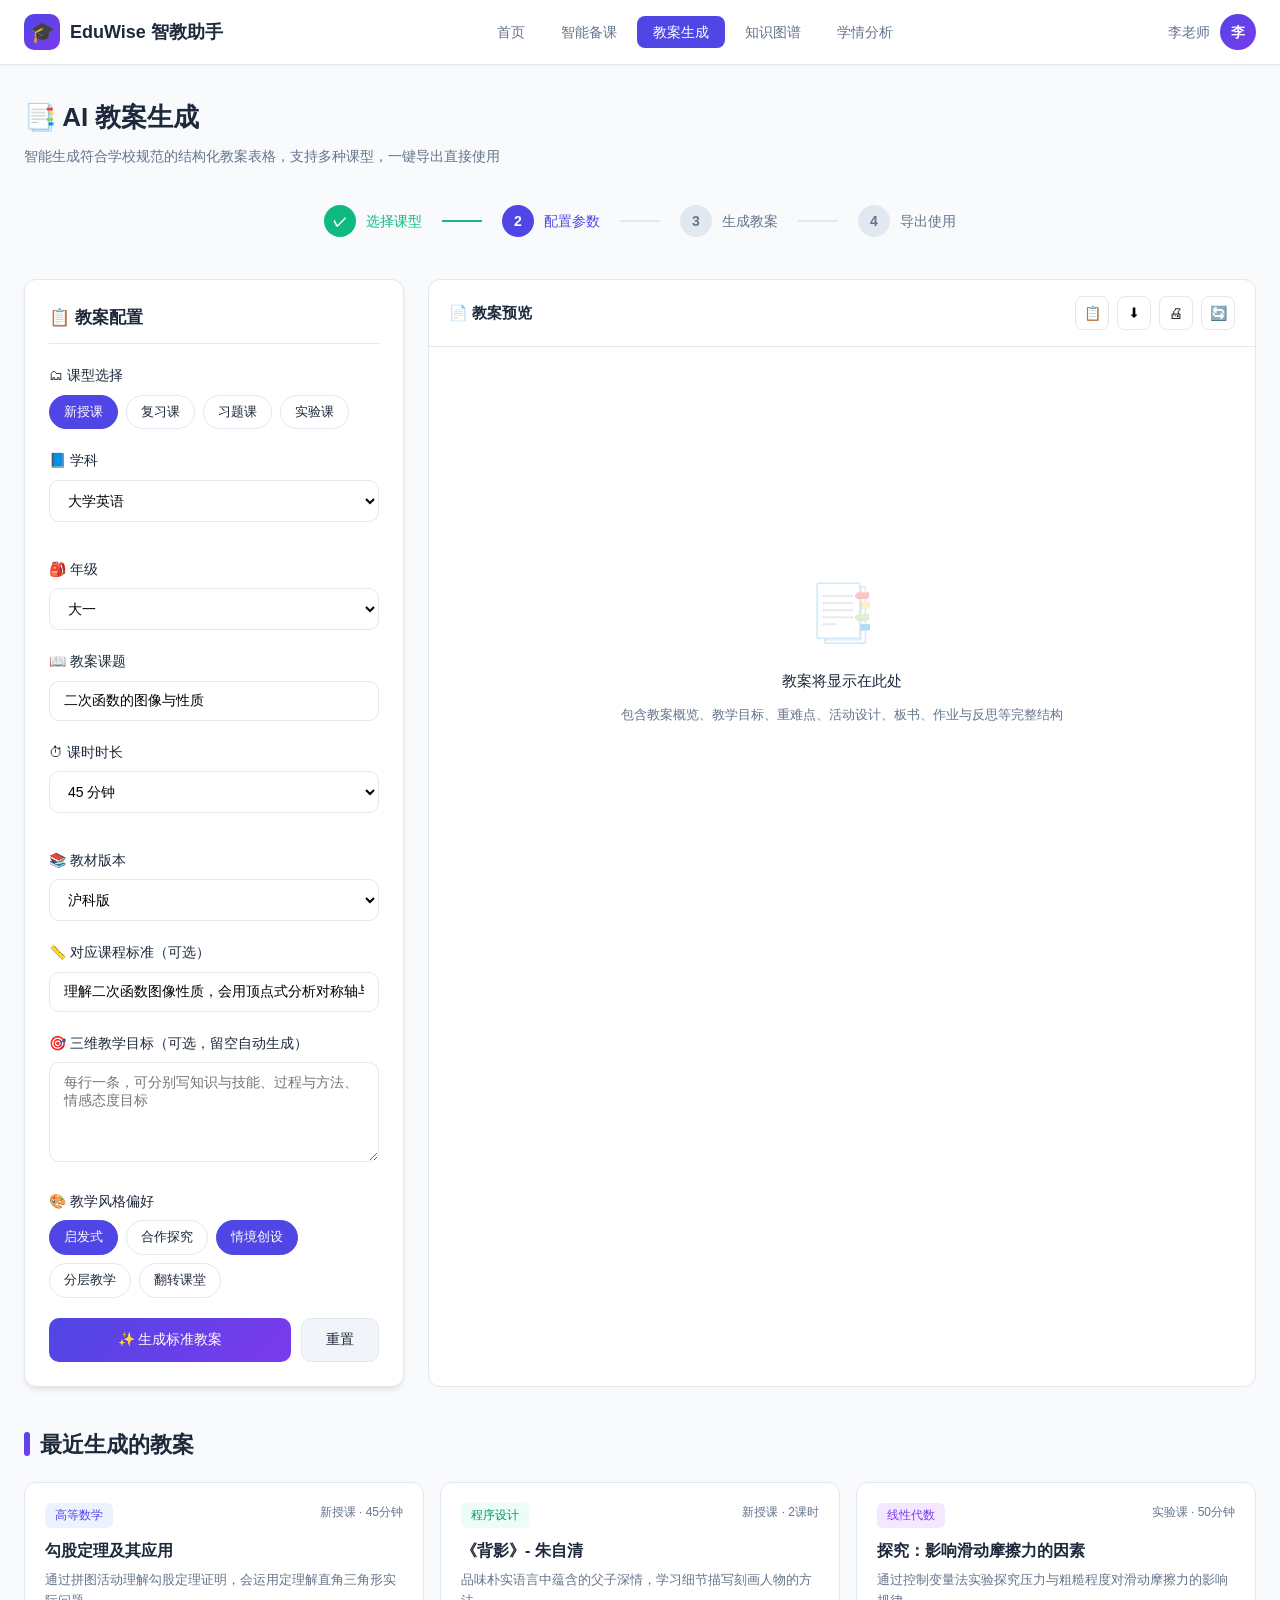
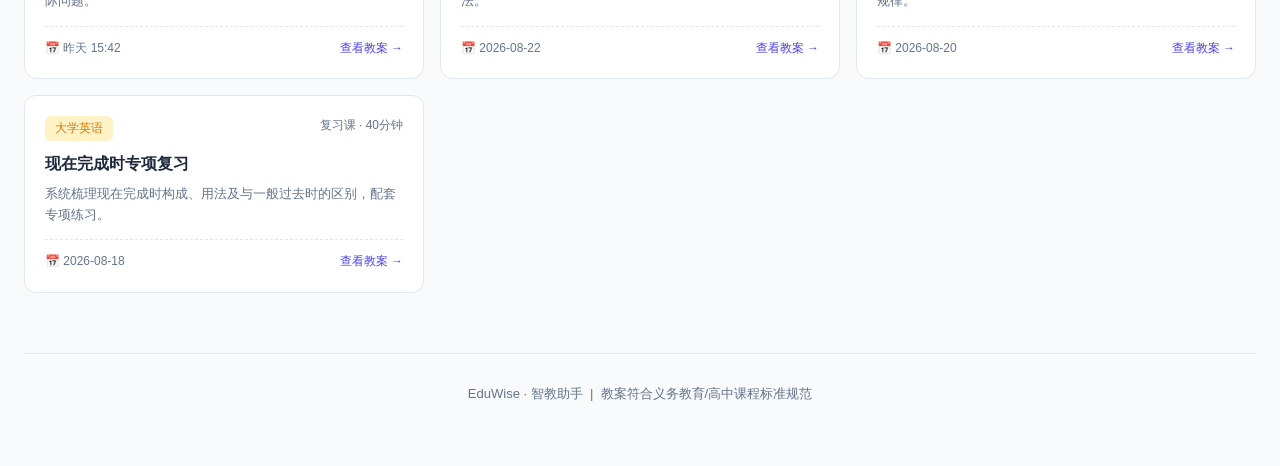
<file: lesson-plan.html>
<!DOCTYPE html>
<html lang="zh-CN">
<head>
  <meta charset="UTF-8">
  <meta name="viewport" content="width=device-width, initial-scale=1.0">
  <title>教案生成 | EduWise · 智教助手</title>
  <link rel="stylesheet" href="assets/css/style.css?v=2">
</head>
<body>
  <!-- 导航栏 -->
  <nav class="navbar">
    <div class="nav-inner">
      <a href="index.html" class="nav-logo">
        <div class="logo-icon">🎓</div>
        <span>EduWise 智教助手</span>
      </a>
      <ul class="nav-menu">
        <li><a href="index.html">首页</a></li>
        <li><a href="lesson-prep.html">智能备课</a></li>
        <li><a href="lesson-plan.html" class="active">教案生成</a></li>
        <li><a href="knowledge.html">知识图谱</a></li>
        <li><a href="analysis.html">学情分析</a></li>
      </ul>
      <div class="nav-user">
        <span>李老师</span>
        <div class="avatar">李</div>
      </div>
    </div>
  </nav>

  <div class="container">
    <div style="margin-bottom: 28px;">
      <h1 style="font-size: 26px; margin-bottom: 6px;">📑 AI 教案生成</h1>
      <p style="color: var(--text-light); font-size: 14px;">智能生成符合学校规范的结构化教案表格，支持多种课型，一键导出直接使用</p>
    </div>

    <div class="steps">
      <div class="step done"><div class="step-num">✓</div><div class="step-text">选择课型</div></div>
      <div class="step-line"></div>
      <div class="step active"><div class="step-num">2</div><div class="step-text">配置参数</div></div>
      <div class="step-line"></div>
      <div class="step"><div class="step-num">3</div><div class="step-text">生成教案</div></div>
      <div class="step-line"></div>
      <div class="step"><div class="step-num">4</div><div class="step-text">导出使用</div></div>
    </div>

    <div class="two-col">
      <!-- 配置表单 -->
      <div class="card" style="height: fit-content;">
        <h3 style="font-size: 17px; margin-bottom: 20px; padding-bottom: 12px; border-bottom: 1px solid var(--border);">📋 教案配置</h3>

        <!-- 课型选择 -->
        <div class="form-group">
          <label class="form-label">🗂 课型选择</label>
          <div class="tag-group" data-multi="false" id="type-tags">
            <div class="tag active">新授课</div>
            <div class="tag">复习课</div>
            <div class="tag">习题课</div>
            <div class="tag">实验课</div>
          </div>
        </div>

        <!-- 学科 + 年级 -->
        <div class="form-row">
          <div class="form-group">
            <label class="form-label">📘 学科</label>
            <select class="form-select" id="subject">
              <option>高等数学</option>
              <option>程序设计</option>
              <option selected>大学英语</option>
              <option>线性代数</option>
              <option>概率论</option>
              <option>数据结构</option>
              <option>计算机网络</option>
              <option>思想政治</option>
            </select>
          </div>
          <div class="form-group">
            <label class="form-label">🎒 年级</label>
            <select class="form-select" id="grade">
              <option selected>大一</option>
              <option>大二</option>
              <option>大三</option>
              <option>大四</option>
            </select>
          </div>
        </div>

        <!-- 课题 -->
        <div class="form-group">
          <label class="form-label">📖 教案课题</label>
          <input class="form-input" id="topic" type="text" value="二次函数的图像与性质">
        </div>

        <!-- 课时 -->
        <div class="form-row">
          <div class="form-group">
            <label class="form-label">⏱ 课时时长</label>
            <select class="form-select" id="duration">
              <option value="40">40 分钟</option>
              <option value="45" selected>45 分钟</option>
              <option value="50">50 分钟</option>
              <option value="60">60 分钟（连堂）</option>
            </select>
          </div>
          <div class="form-group">
            <label class="form-label">📚 教材版本</label>
            <select class="form-select" id="book">
              <option>人教版</option>
              <option>北师大版</option>
              <option selected>沪科版</option>
              <option>苏教版</option>
              <option>其他</option>
            </select>
          </div>
        </div>

        <!-- 课程标准 -->
        <div class="form-group">
          <label class="form-label">📏 对应课程标准（可选）</label>
          <input class="form-input" id="standards" type="text" placeholder="例如：了解二次函数概念，掌握图像的平移与开口规律" value="理解二次函数图像性质，会用顶点式分析对称轴与最值">
        </div>

        <!-- 教学目标 -->
        <div class="form-group">
          <label class="form-label">🎯 三维教学目标（可选，留空自动生成）</label>
          <textarea class="form-textarea" id="objectives" rows="4" placeholder="每行一条，可分别写知识与技能、过程与方法、情感态度目标"></textarea>
        </div>

        <!-- 风格 -->
        <div class="form-group">
          <label class="form-label">🎨 教学风格偏好</label>
          <div class="tag-group" data-multi="true" id="style-tags">
            <div class="tag active">启发式</div>
            <div class="tag">合作探究</div>
            <div class="tag active">情境创设</div>
            <div class="tag">分层教学</div>
            <div class="tag">翻转课堂</div>
          </div>
        </div>

        <div style="display:flex; gap:10px;">
          <button class="btn-primary-solid" style="flex:1;" onclick="doGeneratePlan()">✨ 生成标准教案</button>
          <button class="btn-secondary" onclick="resetPlan()">重置</button>
        </div>
      </div>

      <!-- 输出区 -->
      <div class="output-panel">
        <div class="output-header">
          <h4>📄 教案预览</h4>
          <div class="output-actions">
            <button class="icon-btn" title="复制" onclick="copyResult('#output')">📋</button>
            <button class="icon-btn" title="下载 Markdown" onclick="downloadResult('#output', '教案-' + (document.getElementById('topic').value||'output'))">⬇</button>
            <button class="icon-btn" title="打印 / 转 PDF" onclick="window.print()">🖨</button>
            <button class="icon-btn" title="重新生成" onclick="doGeneratePlan()">🔄</button>
          </div>
        </div>
        <div class="output-body" id="output">
          <div class="loading" id="loading">
            <div class="spinner"></div>
            <div style="font-size: 14px; color: var(--text-light);">正在调取课程标准、生成结构化教案...</div>
          </div>
          <div class="empty-state" id="empty-state">
            <div class="empty-icon">📑</div>
            <div style="font-size: 15px; font-weight: 500; color: var(--text);">教案将显示在此处</div>
            <div style="font-size: 13px;">包含教案概览、教学目标、重难点、活动设计、板书、作业与反思等完整结构</div>
          </div>
          <div class="output-body-inner"></div>
        </div>
      </div>
    </div>

    <!-- 历史教案 -->
    <section style="margin-top: 40px;">
      <h2 class="section-title"><span class="dot"></span>最近生成的教案</h2>
      <div class="knowledge-cards" style="grid-template-columns: repeat(auto-fill, minmax(300px, 1fr));">
        <div class="k-card">
          <div class="k-card-header">
            <span class="k-card-tag tag-math">高等数学</span>
            <span style="font-size:12px; color:var(--text-light);">新授课 · 45分钟</span>
          </div>
          <h4>勾股定理及其应用</h4>
          <p>通过拼图活动理解勾股定理证明，会运用定理解直角三角形实际问题。</p>
          <div class="k-card-footer"><span>📅 昨天 15:42</span><span style="color:var(--primary);">查看教案 →</span></div>
        </div>
        <div class="k-card">
          <div class="k-card-header">
            <span class="k-card-tag tag-chinese">程序设计</span>
            <span style="font-size:12px; color:var(--text-light);">新授课 · 2课时</span>
          </div>
          <h4>《背影》- 朱自清</h4>
          <p>品味朴实语言中蕴含的父子深情，学习细节描写刻画人物的方法。</p>
          <div class="k-card-footer"><span>📅 2026-08-22</span><span style="color:var(--primary);">查看教案 →</span></div>
        </div>
        <div class="k-card">
          <div class="k-card-header">
            <span class="k-card-tag tag-physics">线性代数</span>
            <span style="font-size:12px; color:var(--text-light);">实验课 · 50分钟</span>
          </div>
          <h4>探究：影响滑动摩擦力的因素</h4>
          <p>通过控制变量法实验探究压力与粗糙程度对滑动摩擦力的影响规律。</p>
          <div class="k-card-footer"><span>📅 2026-08-20</span><span style="color:var(--primary);">查看教案 →</span></div>
        </div>
        <div class="k-card">
          <div class="k-card-header">
            <span class="k-card-tag tag-english">大学英语</span>
            <span style="font-size:12px; color:var(--text-light);">复习课 · 40分钟</span>
          </div>
          <h4>现在完成时专项复习</h4>
          <p>系统梳理现在完成时构成、用法及与一般过去时的区别，配套专项练习。</p>
          <div class="k-card-footer"><span>📅 2026-08-18</span><span style="color:var(--primary);">查看教案 →</span></div>
        </div>
      </div>
    </section>

    <div class="footer">
      EduWise · 智教助手 &nbsp;|&nbsp; 教案符合义务教育/高中课程标准规范
    </div>
  </div>

  <script src="assets/js/common.js?v=2"></script>
  <script>
    function doGeneratePlan() {
      const subject = document.getElementById('subject').value;
      const grade = document.getElementById('grade').value;
      const topic = document.getElementById('topic').value.trim();
      const duration = parseInt(document.getElementById('duration').value) || 45;
      const type = document.querySelector('#type-tags .tag.active')?.textContent || '新授课';
      const standards = document.getElementById('standards').value.trim();
      const objRaw = document.getElementById('objectives').value.trim();

      if (!topic) {
        showToast('请填写教案课题');
        document.getElementById('topic').focus();
        return;
      }

      let objectives = [];
      if (objRaw) {
        objectives = objRaw.split(/\r?\n/).map(l => l.replace(/^[\s\d\.\-、）\)]+/, '').trim()).filter(Boolean);
      }

      showLoading('#output');
      setTimeout(() => {
        const html = generateLessonPlan({ subject, grade, topic, duration, type, objectives, standards });
        renderResult('#output', html);
        // 更新步骤
        document.querySelectorAll('.step').forEach((s, i) => {
          s.classList.remove('active', 'done');
          if (i <= 5) s.classList.add(i === 5 ? 'active' : 'done');
        });
      }, 1800);
    }

    function resetPlan() {
      document.getElementById('topic').value = '二次函数的图像与性质';
      document.getElementById('objectives').value = '';
      document.getElementById('standards').value = '理解二次函数图像性质，会用顶点式分析对称轴与最值';
      document.querySelector('#output .output-body-inner').innerHTML = '';
      document.getElementById('empty-state').style.display = 'flex';
    }
  </script>
</body>
</html>
</file>
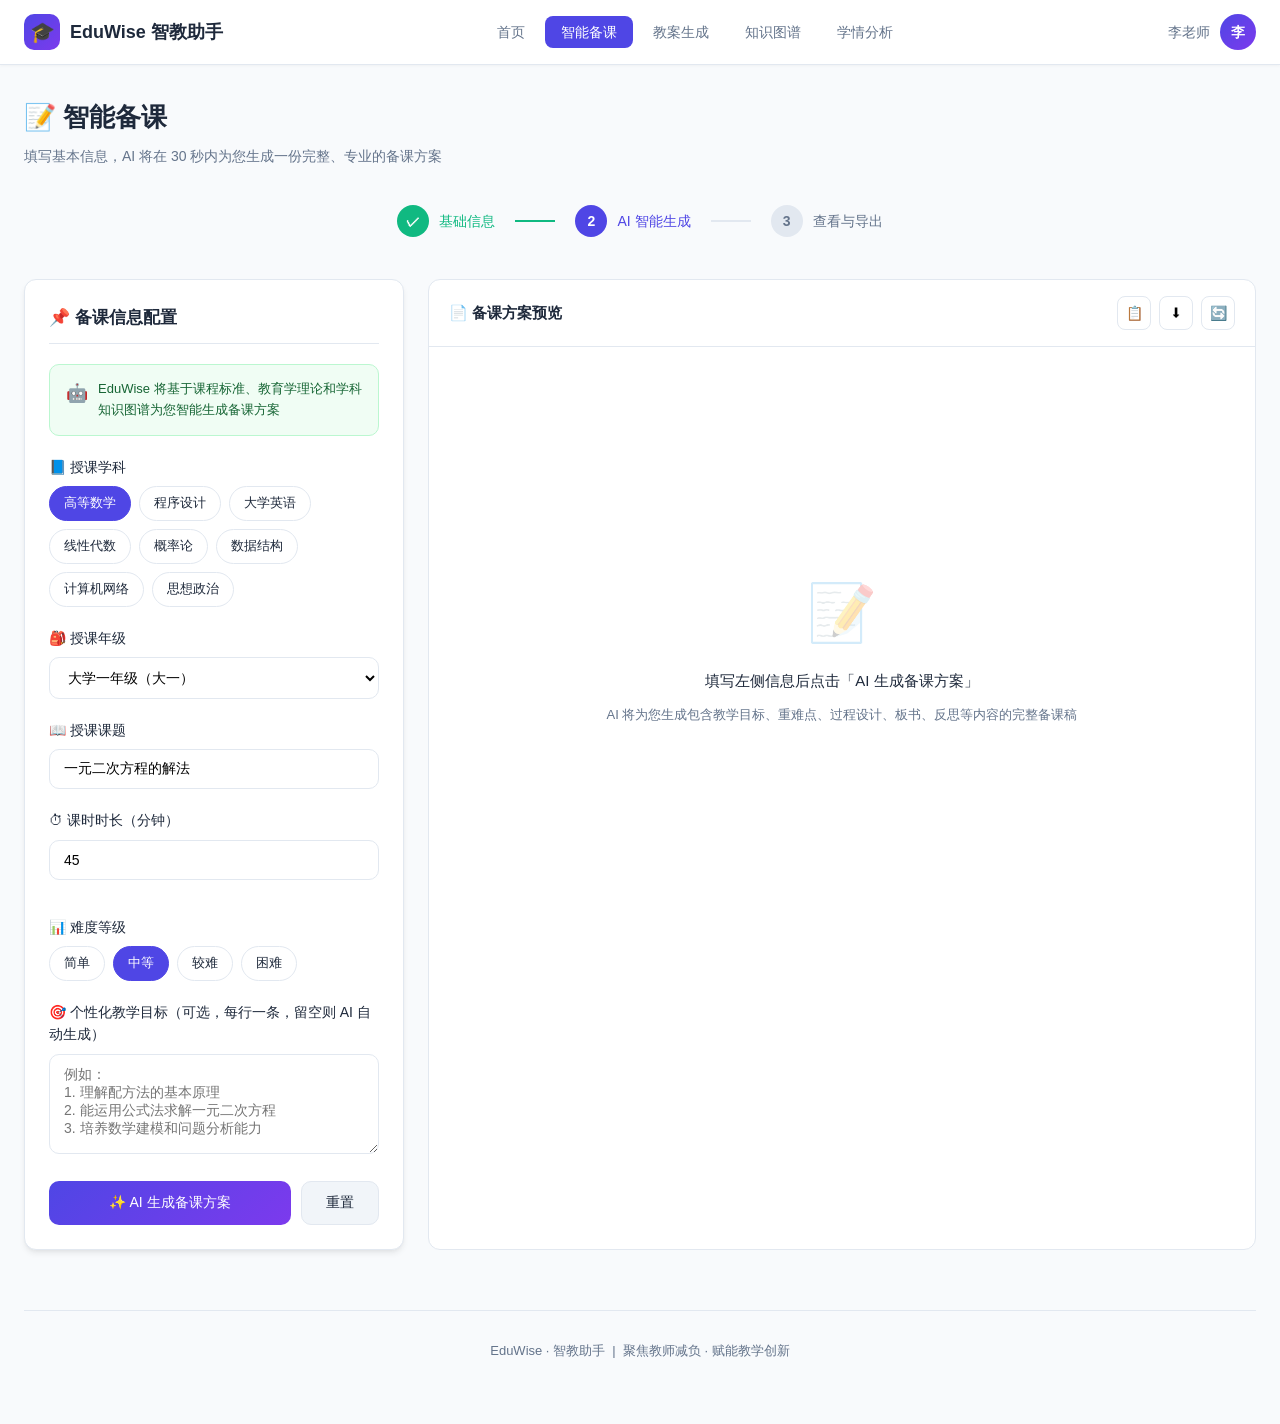
<file: lesson-prep.html>
<!DOCTYPE html>
<html lang="zh-CN">
<head>
  <meta charset="UTF-8">
  <meta name="viewport" content="width=device-width, initial-scale=1.0">
  <title>智能备课 | EduWise · 智教助手</title>
  <link rel="stylesheet" href="assets/css/style.css?v=2">
</head>
<body>
  <!-- 导航栏 -->
  <nav class="navbar">
    <div class="nav-inner">
      <a href="index.html" class="nav-logo">
        <div class="logo-icon">🎓</div>
        <span>EduWise 智教助手</span>
      </a>
      <ul class="nav-menu">
        <li><a href="index.html">首页</a></li>
        <li><a href="lesson-prep.html" class="active">智能备课</a></li>
        <li><a href="lesson-plan.html">教案生成</a></li>
        <li><a href="knowledge.html">知识图谱</a></li>
        <li><a href="analysis.html">学情分析</a></li>
      </ul>
      <div class="nav-user">
        <span>李老师</span>
        <div class="avatar">李</div>
      </div>
    </div>
  </nav>

  <div class="container">
    <!-- 标题区 -->
    <div style="margin-bottom: 28px;">
      <h1 style="font-size: 26px; margin-bottom: 6px;">📝 智能备课</h1>
      <p style="color: var(--text-light); font-size: 14px;">填写基本信息，AI 将在 30 秒内为您生成一份完整、专业的备课方案</p>
    </div>

    <!-- 步骤指示器 -->
    <div class="steps">
      <div class="step done"><div class="step-num">✓</div><div class="step-text">基础信息</div></div>
      <div class="step-line"></div>
      <div class="step active"><div class="step-num">2</div><div class="step-text">AI 智能生成</div></div>
      <div class="step-line"></div>
      <div class="step"><div class="step-num">3</div><div class="step-text">查看与导出</div></div>
    </div>

    <div class="two-col">
      <!-- 左侧：配置表单 -->
      <div class="card" style="height: fit-content;">
        <h3 style="font-size: 17px; margin-bottom: 20px; padding-bottom: 12px; border-bottom: 1px solid var(--border);">📌 备课信息配置</h3>

        <div class="ai-tip">
          <div class="ai-tip-icon">🤖</div>
          <div>EduWise 将基于课程标准、教育学理论和学科知识图谱为您智能生成备课方案</div>
        </div>

        <!-- 学科 -->
        <div class="form-group">
          <label class="form-label">📘 授课学科</label>
          <div class="tag-group" data-multi="false" id="subject-tags">
            <div class="tag active">高等数学</div>
            <div class="tag">程序设计</div>
            <div class="tag">大学英语</div>
            <div class="tag">线性代数</div>
            <div class="tag">概率论</div>
            <div class="tag">数据结构</div>
            <div class="tag">计算机网络</div>
            <div class="tag">思想政治</div>
          </div>
        </div>

        <!-- 年级 -->
        <div class="form-group">
          <label class="form-label">🎒 授课年级</label>
          <select class="form-select" id="grade">
            <option selected>大学一年级（大一）</option>
            <option>大学二年级（大二）</option>
            <option>大学三年级（大三）</option>
            <option>大学四年级（大四）</option>
          </select>
        </div>

        <!-- 课题 -->
        <div class="form-group">
          <label class="form-label">📖 授课课题</label>
          <input class="form-input" id="topic" type="text" placeholder="例如：一元二次方程的解法" value="一元二次方程的解法">
        </div>

        <!-- 课时与难度 -->
        <div class="form-row">
          <div class="form-group">
            <label class="form-label">⏱ 课时时长（分钟）</label>
            <input class="form-input" id="duration" type="number" value="45" min="20" max="120">
          </div>
          <div class="form-group">
            <label class="form-label">📊 难度等级</label>
            <div class="tag-group" data-multi="false" id="diff-tags">
              <div class="tag">简单</div>
              <div class="tag active">中等</div>
              <div class="tag">较难</div>
              <div class="tag">困难</div>
            </div>
          </div>
        </div>

        <!-- 教学目标 -->
        <div class="form-group">
          <label class="form-label">🎯 个性化教学目标（可选，每行一条，留空则 AI 自动生成）</label>
          <textarea class="form-textarea" id="objectives" rows="4" placeholder="例如：&#10;1. 理解配方法的基本原理&#10;2. 能运用公式法求解一元二次方程&#10;3. 培养数学建模和问题分析能力"></textarea>
        </div>

        <!-- 生成按钮 -->
        <div style="display:flex; gap:10px; margin-top: 8px;">
          <button class="btn-primary-solid" style="flex:1;" onclick="doGenerate()">
            ✨ AI 生成备课方案
          </button>
          <button class="btn-secondary" onclick="resetForm()">重置</button>
        </div>
      </div>

      <!-- 右侧：输出区 -->
      <div class="output-panel">
        <div class="output-header">
          <h4>📄 备课方案预览</h4>
          <div class="output-actions">
            <button class="icon-btn" title="复制内容" onclick="copyResult('#output')">📋</button>
            <button class="icon-btn" title="下载 Markdown" onclick="downloadResult('#output', '备课方案-' + (document.getElementById('topic').value||'output'))">⬇</button>
            <button class="icon-btn" title="重新生成" onclick="doGenerate()">🔄</button>
          </div>
        </div>
        <div class="output-body" id="output">
          <!-- 加载动画 -->
          <div class="loading" id="loading">
            <div class="spinner"></div>
            <div style="font-size: 14px; color: var(--text-light);">AI 正在分析教学需求并生成备课方案，请稍候...</div>
          </div>

          <!-- 空状态 -->
          <div class="empty-state" id="empty-state">
            <div class="empty-icon">📝</div>
            <div style="font-size: 15px; font-weight: 500; color: var(--text);">填写左侧信息后点击「AI 生成备课方案」</div>
            <div style="font-size: 13px;">AI 将为您生成包含教学目标、重难点、过程设计、板书、反思等内容的完整备课稿</div>
          </div>

          <!-- 结果内容 -->
          <div class="output-body-inner"></div>
        </div>
      </div>
    </div>

    <div class="footer">
      EduWise · 智教助手 &nbsp;|&nbsp; 聚焦教师减负 · 赋能教学创新
    </div>
  </div>

  <script src="assets/js/common.js?v=2"></script>
  <script>
    function doGenerate() {
      const subject = document.querySelector('#subject-tags .tag.active')?.textContent || '高等数学';
      const grade = document.getElementById('grade').value;
      const topic = document.getElementById('topic').value.trim();
      const duration = parseInt(document.getElementById('duration').value) || 45;
      const difficulty = document.querySelector('#diff-tags .tag.active')?.textContent || '中等';
      const objectivesRaw = document.getElementById('objectives').value.trim();

      if (!topic) {
        showToast('请填写授课课题');
        document.getElementById('topic').focus();
        return;
      }

      // 切分目标
      let objectives = [];
      if (objectivesRaw) {
        objectives = objectivesRaw.split(/\r?\n/).map(l => l.replace(/^[\s\d\.\-、）\)]+/, '').trim()).filter(Boolean);
      }

      showLoading('#output');

      // 模拟 AI 生成延迟
      setTimeout(() => {
        const html = generateLessonPrep({ subject, grade, topic, duration, difficulty, objectives });
        renderResult('#output', html);
        // 标记步骤完成
        document.querySelectorAll('.step').forEach((s, i) => {
          s.classList.remove('active', 'done');
          if (i <= 3) s.classList.add('done');
        });
      }, 1600);
    }

    function resetForm() {
      document.getElementById('topic').value = '一元二次方程的解法';
      document.getElementById('duration').value = 45;
      document.getElementById('objectives').value = '';
      document.querySelector('#output .output-body-inner').innerHTML = '';
      document.getElementById('empty-state').style.display = 'flex';
      document.querySelectorAll('.step').forEach((s, i) => {
        s.classList.remove('done');
        if (i === 0 || i === 1) {
          if (i === 0) s.classList.add('done');
          if (i === 1) s.classList.add('active');
        }
      });
    }

    // 页面加载后：自动加载一次示例
    window.addEventListener('load', () => {
      // 不自动生成，保留空状态
    });
  </script>
</body>
</html>
</file>
<file: assets/css/style.css>
/* ========== 全局样式 ========== */
* { margin: 0; padding: 0; box-sizing: border-box; }

:root {
  --primary: #4f46e5;
  --primary-light: #818cf8;
  --primary-dark: #3730a3;
  --secondary: #10b981;
  --accent: #f59e0b;
  --bg: #f8fafc;
  --bg-card: #ffffff;
  --text: #1e293b;
  --text-light: #64748b;
  --border: #e2e8f0;
  --shadow: 0 4px 6px -1px rgba(0,0,0,.08), 0 2px 4px -2px rgba(0,0,0,.05);
  --shadow-lg: 0 20px 25px -5px rgba(0,0,0,.08), 0 8px 10px -6px rgba(0,0,0,.05);
  --gradient: linear-gradient(135deg, #4f46e5 0%, #7c3aed 100%);
  --radius: 12px;
}

body {
  font-family: -apple-system, BlinkMacSystemFont, "Segoe UI", "PingFang SC", "Microsoft YaHei", sans-serif;
  background: var(--bg);
  color: var(--text);
  line-height: 1.6;
  min-height: 100vh;
}

a { color: inherit; text-decoration: none; }

/* ========== 导航栏 ========== */
.navbar {
  background: #fff;
  border-bottom: 1px solid var(--border);
  position: sticky;
  top: 0;
  z-index: 100;
  box-shadow: 0 1px 3px rgba(0,0,0,.04);
}
.nav-inner {
  max-width: 1280px;
  margin: 0 auto;
  padding: 0 24px;
  height: 64px;
  display: flex;
  align-items: center;
  justify-content: space-between;
}
.nav-logo {
  display: flex;
  align-items: center;
  gap: 10px;
  font-weight: 700;
  font-size: 18px;
}
.nav-logo .logo-icon {
  width: 36px; height: 36px;
  background: var(--gradient);
  border-radius: 10px;
  display: grid; place-items: center;
  color: #fff; font-size: 20px;
}
.nav-menu {
  display: flex;
  gap: 4px;
  list-style: none;
}
.nav-menu a {
  padding: 8px 16px;
  border-radius: 8px;
  font-size: 14px;
  color: var(--text-light);
  transition: all .2s;
}
.nav-menu a:hover, .nav-menu a.active {
  background: var(--primary);
  color: #fff;
}
.nav-user {
  display: flex; align-items: center; gap: 10px;
  font-size: 14px; color: var(--text-light);
}
.avatar {
  width: 36px; height: 36px;
  border-radius: 50%;
  background: var(--gradient);
  display: grid; place-items: center;
  color: #fff; font-weight: 600;
}

/* ========== 容器 ========== */
.container {
  max-width: 1280px;
  margin: 0 auto;
  padding: 32px 24px;
}

/* ========== Hero 区域 ========== */
.hero {
  background: var(--gradient);
  border-radius: 20px;
  padding: 56px 48px;
  color: #fff;
  margin-bottom: 40px;
  position: relative;
  overflow: hidden;
}
.hero::before {
  content: '';
  position: absolute;
  top: -50%; right: -20%;
  width: 500px; height: 500px;
  background: rgba(255,255,255,.08);
  border-radius: 50%;
}
.hero::after {
  content: '';
  position: absolute;
  bottom: -30%; left: -10%;
  width: 300px; height: 300px;
  background: rgba(255,255,255,.06);
  border-radius: 50%;
}
.hero-content { position: relative; z-index: 1; max-width: 720px; }
.hero-badge {
  display: inline-block;
  background: rgba(255,255,255,.2);
  padding: 6px 14px;
  border-radius: 999px;
  font-size: 13px;
  margin-bottom: 16px;
  backdrop-filter: blur(10px);
}
.hero h1 {
  font-size: 36px;
  font-weight: 700;
  margin-bottom: 16px;
  line-height: 1.3;
}
.hero p {
  font-size: 16px;
  opacity: .9;
  margin-bottom: 28px;
}
.hero-actions { display: flex; gap: 12px; flex-wrap: wrap; }
.btn {
  display: inline-flex;
  align-items: center;
  gap: 8px;
  padding: 12px 24px;
  border-radius: 10px;
  font-size: 14px;
  font-weight: 500;
  border: none;
  cursor: pointer;
  transition: all .2s;
}
.btn-primary { background: #fff; color: var(--primary); }
.btn-primary:hover { transform: translateY(-2px); box-shadow: var(--shadow-lg); }
.btn-outline { background: transparent; color: #fff; border: 1.5px solid rgba(255,255,255,.4); }
.btn-outline:hover { background: rgba(255,255,255,.15); }

/* ========== 通用卡片 ========== */
.section-title {
  font-size: 22px;
  font-weight: 700;
  margin-bottom: 20px;
  display: flex;
  align-items: center;
  gap: 10px;
}
.section-title .dot {
  width: 6px; height: 24px;
  background: var(--gradient);
  border-radius: 4px;
}

.card {
  background: var(--bg-card);
  border-radius: var(--radius);
  padding: 24px;
  box-shadow: var(--shadow);
  border: 1px solid var(--border);
  transition: all .25s;
}
.card:hover { transform: translateY(-3px); box-shadow: var(--shadow-lg); }

/* ========== 功能卡片网格 ========== */
.features-grid {
  display: grid;
  grid-template-columns: repeat(auto-fit, minmax(260px, 1fr));
  gap: 20px;
  margin-bottom: 40px;
}
.feature-card {
  padding: 28px;
  cursor: pointer;
}
.feature-icon {
  width: 56px; height: 56px;
  border-radius: 14px;
  display: grid; place-items: center;
  font-size: 26px;
  margin-bottom: 16px;
}
.icon-blue { background: #eef2ff; color: var(--primary); }
.icon-green { background: #ecfdf5; color: var(--secondary); }
.icon-orange { background: #fffbeb; color: var(--accent); }
.icon-purple { background: #f5f3ff; color: #8b5cf6; }
.icon-pink { background: #fdf2f8; color: #ec4899; }
.icon-cyan { background: #ecfeff; color: #06b6d4; }

.feature-card h3 {
  font-size: 17px;
  margin-bottom: 8px;
  font-weight: 600;
}
.feature-card p {
  font-size: 14px;
  color: var(--text-light);
}
.feature-card .feature-link {
  margin-top: 14px;
  display: flex;
  align-items: center;
  gap: 4px;
  font-size: 13px;
  color: var(--primary);
  font-weight: 500;
}

/* ========== 统计卡片 ========== */
.stats-grid {
  display: grid;
  grid-template-columns: repeat(auto-fit, minmax(200px, 1fr));
  gap: 16px;
  margin-bottom: 40px;
}
.stat-card {
  display: flex;
  align-items: center;
  gap: 16px;
  padding: 20px;
}
.stat-icon {
  width: 48px; height: 48px;
  border-radius: 12px;
  display: grid; place-items: center;
  font-size: 22px;
  flex-shrink: 0;
}
.stat-value {
  font-size: 24px;
  font-weight: 700;
  line-height: 1.2;
}
.stat-label {
  font-size: 13px;
  color: var(--text-light);
}

/* ========== 表单样式 ========== */
.form-group { margin-bottom: 20px; }
.form-label {
  display: block;
  font-size: 14px;
  font-weight: 500;
  margin-bottom: 8px;
  color: var(--text);
}
.form-input, .form-select, .form-textarea {
  width: 100%;
  padding: 11px 14px;
  border: 1.5px solid var(--border);
  border-radius: 10px;
  font-size: 14px;
  font-family: inherit;
  transition: border-color .2s, box-shadow .2s;
  background: #fff;
}
.form-input:focus, .form-select:focus, .form-textarea:focus {
  outline: none;
  border-color: var(--primary);
  box-shadow: 0 0 0 3px rgba(79,70,229,.12);
}
.form-textarea { resize: vertical; min-height: 100px; }
.form-row {
  display: grid;
  grid-template-columns: repeat(auto-fit, minmax(200px, 1fr));
  gap: 16px;
}

.tag-group { display: flex; flex-wrap: wrap; gap: 8px; }
.tag {
  padding: 6px 14px;
  border-radius: 999px;
  border: 1.5px solid var(--border);
  font-size: 13px;
  cursor: pointer;
  background: #fff;
  transition: all .2s;
  user-select: none;
}
.tag:hover { border-color: var(--primary-light); color: var(--primary); }
.tag.active {
  background: var(--primary);
  color: #fff;
  border-color: var(--primary);
}

.btn-primary-solid {
  background: var(--gradient);
  color: #fff;
  padding: 12px 28px;
  font-size: 14px;
  font-weight: 500;
  border: none;
  border-radius: 10px;
  cursor: pointer;
  transition: all .2s;
}
.btn-primary-solid:hover { transform: translateY(-2px); box-shadow: 0 8px 20px rgba(79,70,229,.3); }
.btn-secondary {
  background: #f1f5f9;
  color: var(--text);
  padding: 12px 24px;
  border: 1.5px solid var(--border);
  border-radius: 10px;
  cursor: pointer;
  font-size: 14px;
}
.btn-secondary:hover { background: #e2e8f0; }

/* ========== 两栏布局 ========== */
.two-col {
  display: grid;
  grid-template-columns: 380px 1fr;
  gap: 24px;
}
@media (max-width: 960px) {
  .two-col { grid-template-columns: 1fr; }
}

/* ========== 结果区/输出区 ========== */
.output-panel {
  background: #fff;
  border-radius: var(--radius);
  border: 1px solid var(--border);
  min-height: 400px;
  display: flex;
  flex-direction: column;
}
.output-header {
  padding: 16px 20px;
  border-bottom: 1px solid var(--border);
  display: flex;
  justify-content: space-between;
  align-items: center;
}
.output-header h4 { font-size: 15px; font-weight: 600; }
.output-actions { display: flex; gap: 8px; }
.icon-btn {
  width: 34px; height: 34px;
  border-radius: 8px;
  border: 1px solid var(--border);
  background: #fff;
  cursor: pointer;
  display: grid; place-items: center;
  font-size: 14px;
  transition: all .2s;
}
.icon-btn:hover { background: #f1f5f9; border-color: var(--primary-light); }
.output-body {
  padding: 24px;
  flex: 1;
  overflow-y: auto;
  max-height: 600px;
}
.output-body h3 {
  font-size: 20px;
  margin-bottom: 16px;
  color: var(--primary-dark);
}
.output-body h4 {
  font-size: 15px;
  margin: 20px 0 10px;
  color: var(--text);
  padding-left: 10px;
  border-left: 3px solid var(--primary);
}
.output-body p, .output-body li {
  font-size: 14px;
  color: #475569;
  margin-bottom: 8px;
}
.output-body ul, .output-body ol {
  padding-left: 24px;
  margin-bottom: 12px;
}
.output-body .content-block {
  background: #f8fafc;
  border-radius: 10px;
  padding: 16px;
  margin-bottom: 14px;
  border-left: 3px solid var(--primary-light);
}
.empty-state {
  display: flex;
  flex-direction: column;
  align-items: center;
  justify-content: center;
  height: 100%;
  min-height: 300px;
  color: var(--text-light);
  text-align: center;
  gap: 12px;
}
.empty-state .empty-icon {
  font-size: 56px;
  opacity: .3;
}

/* ========== 加载动画 ========== */
.loading {
  display: none;
  flex-direction: column;
  align-items: center;
  gap: 16px;
  padding: 40px 0;
}
.loading.active { display: flex; }
.spinner {
  width: 48px; height: 48px;
  border: 4px solid #e0e7ff;
  border-top-color: var(--primary);
  border-radius: 50%;
  animation: spin .8s linear infinite;
}
@keyframes spin { to { transform: rotate(360deg); } }

/* ========== 知识库 ========== */
.knowledge-layout {
  display: grid;
  grid-template-columns: 280px 1fr;
  gap: 20px;
}
@media (max-width: 860px) { .knowledge-layout { grid-template-columns: 1fr; } }

.sidebar {
  background: #fff;
  border-radius: var(--radius);
  border: 1px solid var(--border);
  padding: 16px;
  height: fit-content;
  position: sticky;
  top: 84px;
}
.search-box {
  position: relative;
  margin-bottom: 16px;
}
.search-box input {
  width: 100%;
  padding: 10px 14px 10px 38px;
  border: 1.5px solid var(--border);
  border-radius: 10px;
  font-size: 14px;
}
.search-box .search-icon {
  position: absolute;
  left: 12px; top: 50%;
  transform: translateY(-50%);
  color: var(--text-light);
}

.subject-list { list-style: none; }
.subject-list li {
  padding: 10px 12px;
  border-radius: 8px;
  font-size: 14px;
  cursor: pointer;
  margin-bottom: 2px;
  display: flex;
  justify-content: space-between;
  align-items: center;
}
.subject-list li:hover { background: #f1f5f9; }
.subject-list li.active {
  background: #eef2ff;
  color: var(--primary);
  font-weight: 500;
}
.subject-count {
  font-size: 12px;
  background: #e2e8f0;
  padding: 2px 8px;
  border-radius: 999px;
  color: var(--text-light);
}
.subject-list li.active .subject-count {
  background: var(--primary);
  color: #fff;
}

.knowledge-cards {
  display: grid;
  grid-template-columns: repeat(auto-fill, minmax(280px, 1fr));
  gap: 16px;
}
.k-card {
  background: #fff;
  border-radius: var(--radius);
  border: 1px solid var(--border);
  padding: 20px;
  cursor: pointer;
  transition: all .25s;
}
.k-card:hover {
  transform: translateY(-3px);
  box-shadow: var(--shadow-lg);
  border-color: var(--primary-light);
}
.k-card-header {
  display: flex;
  justify-content: space-between;
  align-items: flex-start;
  margin-bottom: 12px;
}
.k-card-tag {
  font-size: 12px;
  padding: 3px 10px;
  border-radius: 6px;
  font-weight: 500;
}
.tag-math { background: #eef2ff; color: #4f46e5; }
.tag-chinese { background: #ecfdf5; color: #059669; }
.tag-english { background: #fef3c7; color: #d97706; }
.tag-physics { background: #f3e8ff; color: #7c3aed; }
.tag-chemistry { background: #ecfeff; color: #0891b2; }

.k-card h4 {
  font-size: 16px;
  margin-bottom: 8px;
  line-height: 1.4;
}
.k-card p {
  font-size: 13px;
  color: var(--text-light);
  margin-bottom: 14px;
  display: -webkit-box;
  -webkit-line-clamp: 2;
  -webkit-box-orient: vertical;
  overflow: hidden;
}
.k-card-footer {
  display: flex;
  justify-content: space-between;
  align-items: center;
  padding-top: 12px;
  border-top: 1px dashed var(--border);
  font-size: 12px;
  color: var(--text-light);
}

/* ========== 学情分析图表 ========== */
.analysis-grid {
  display: grid;
  grid-template-columns: repeat(auto-fit, minmax(320px, 1fr));
  gap: 20px;
  margin-bottom: 24px;
}
.chart-card { padding: 24px; }
.chart-card h4 {
  font-size: 15px;
  font-weight: 600;
  margin-bottom: 16px;
}

/* 柱状图 */
.bar-chart {
  display: flex;
  align-items: flex-end;
  gap: 14px;
  height: 180px;
  padding: 0 8px;
}
.bar-item {
  flex: 1;
  display: flex;
  flex-direction: column;
  align-items: center;
  gap: 8px;
}
.bar {
  width: 100%;
  background: linear-gradient(180deg, var(--primary-light), var(--primary));
  border-radius: 6px 6px 0 0;
  position: relative;
  min-height: 4px;
  transition: height 1s ease;
}
.bar-label {
  font-size: 12px;
  color: var(--text-light);
}
.bar-value {
  position: absolute;
  top: -18px;
  left: 50%;
  transform: translateX(-50%);
  font-size: 11px;
  font-weight: 600;
  color: var(--primary);
}

/* 雷达图/饼图模拟 */
.pie-wrap {
  display: flex;
  align-items: center;
  gap: 24px;
}
.pie {
  width: 160px; height: 160px;
  border-radius: 50%;
  background: conic-gradient(
    #10b981 0% 45%,
    #4f46e5 45% 75%,
    #f59e0b 75% 92%,
    #ef4444 92% 100%
  );
  position: relative;
  flex-shrink: 0;
}
.pie::after {
  content: '';
  position: absolute;
  inset: 30px;
  background: #fff;
  border-radius: 50%;
}
.legend { list-style: none; flex: 1; }
.legend li {
  display: flex;
  align-items: center;
  gap: 8px;
  margin-bottom: 10px;
  font-size: 13px;
}
.legend-color {
  width: 12px; height: 12px;
  border-radius: 4px;
  flex-shrink: 0;
}

/* 进度条 */
.progress-list { list-style: none; }
.progress-item { margin-bottom: 16px; }
.progress-header {
  display: flex;
  justify-content: space-between;
  margin-bottom: 6px;
  font-size: 13px;
}
.progress-bar {
  height: 8px;
  background: #f1f5f9;
  border-radius: 999px;
  overflow: hidden;
}
.progress-fill {
  height: 100%;
  border-radius: 999px;
  background: var(--gradient);
  transition: width 1s ease;
}

/* 表格 */
.data-table {
  width: 100%;
  border-collapse: collapse;
  font-size: 13px;
}
.data-table th {
  text-align: left;
  padding: 12px 14px;
  background: #f8fafc;
  border-bottom: 1px solid var(--border);
  font-weight: 600;
  color: var(--text);
}
.data-table td {
  padding: 12px 14px;
  border-bottom: 1px solid var(--border);
  color: #475569;
}
.badge {
  display: inline-block;
  padding: 3px 10px;
  border-radius: 999px;
  font-size: 12px;
  font-weight: 500;
}
.badge-green { background: #d1fae5; color: #065f46; }
.badge-yellow { background: #fef3c7; color: #92400e; }
.badge-red { background: #fee2e2; color: #991b1b; }
.badge-blue { background: #dbeafe; color: #1e40af; }

/* ========== 页脚 ========== */
.footer {
  margin-top: 60px;
  padding: 30px 0;
  border-top: 1px solid var(--border);
  text-align: center;
  color: var(--text-light);
  font-size: 13px;
}

/* ========== 步骤指示器 ========== */
.steps {
  display: flex;
  gap: 0;
  margin-bottom: 32px;
  justify-content: center;
}
.step {
  display: flex;
  align-items: center;
  gap: 10px;
  padding: 10px 20px;
}
.step-num {
  width: 32px; height: 32px;
  border-radius: 50%;
  background: #e2e8f0;
  color: var(--text-light);
  display: grid; place-items: center;
  font-weight: 600;
  font-size: 14px;
}
.step.active .step-num { background: var(--primary); color: #fff; }
.step.done .step-num { background: var(--secondary); color: #fff; }
.step-text {
  font-size: 14px;
  color: var(--text-light);
  font-weight: 500;
}
.step.active .step-text { color: var(--primary); }
.step.done .step-text { color: var(--secondary); }
.step-line {
  width: 40px;
  height: 2px;
  background: #e2e8f0;
  align-self: center;
}
.step.done + .step-line { background: var(--secondary); }

/* ========== 提示框 ========== */
.ai-tip {
  background: #f0fdf4;
  border: 1px solid #bbf7d0;
  border-radius: 10px;
  padding: 14px 16px;
  display: flex;
  gap: 10px;
  margin-bottom: 20px;
  font-size: 13px;
  color: #166534;
}
.ai-tip-icon { flex-shrink: 0; font-size: 18px; }

/* 响应式 */
@media (max-width: 768px) {
  .hero { padding: 36px 24px; }
  .hero h1 { font-size: 26px; }
  .nav-menu { display: none; }
  .two-col, .knowledge-layout { grid-template-columns: 1fr; }
  .steps { flex-wrap: wrap; }
  .step-line { display: none; }
}

/* ========== 登录页样式 ========== */
.login-overlay {
  position: fixed;
  top: 0; left: 0; right: 0; bottom: 0;
  background: linear-gradient(135deg, #4f46e5 0%, #7c3aed 50%, #ec4899 100%);
  display: flex;
  align-items: center;
  justify-content: center;
  z-index: 9999;
  transition: opacity 0.4s ease;
}
.login-overlay.hidden {
  opacity: 0;
  pointer-events: none;
}
.login-box {
  background: #fff;
  border-radius: 20px;
  padding: 48px 40px;
  width: 400px;
  box-shadow: 0 25px 50px -12px rgba(0,0,0,0.25);
  text-align: center;
}
.login-logo {
  font-size: 56px;
  margin-bottom: 8px;
}
.login-box h2 {
  font-size: 22px;
  color: var(--text);
  margin-bottom: 4px;
}
.login-subtitle {
  font-size: 13px;
  color: var(--text-light);
  margin-bottom: 28px;
}
.login-field {
  text-align: left;
  margin-bottom: 18px;
}
.login-field label {
  display: block;
  font-size: 13px;
  font-weight: 500;
  color: var(--text);
  margin-bottom: 6px;
}
.login-field input {
  width: 100%;
  padding: 12px 14px;
  border: 2px solid var(--border);
  border-radius: var(--radius);
  font-size: 14px;
  transition: border-color 0.2s, box-shadow 0.2s;
  background: var(--bg);
  font-family: inherit;
}
.login-field input:focus {
  outline: none;
  border-color: var(--primary);
  box-shadow: 0 0 0 3px rgba(79,70,229,0.1);
}
.login-error {
  color: #ef4444;
  font-size: 13px;
  min-height: 20px;
  text-align: left;
  margin: 0 0 8px;
}
.login-tip {
  margin-top: 16px;
  font-size: 12px;
  color: var(--text-light);
  text-align: center;
}
</file>
